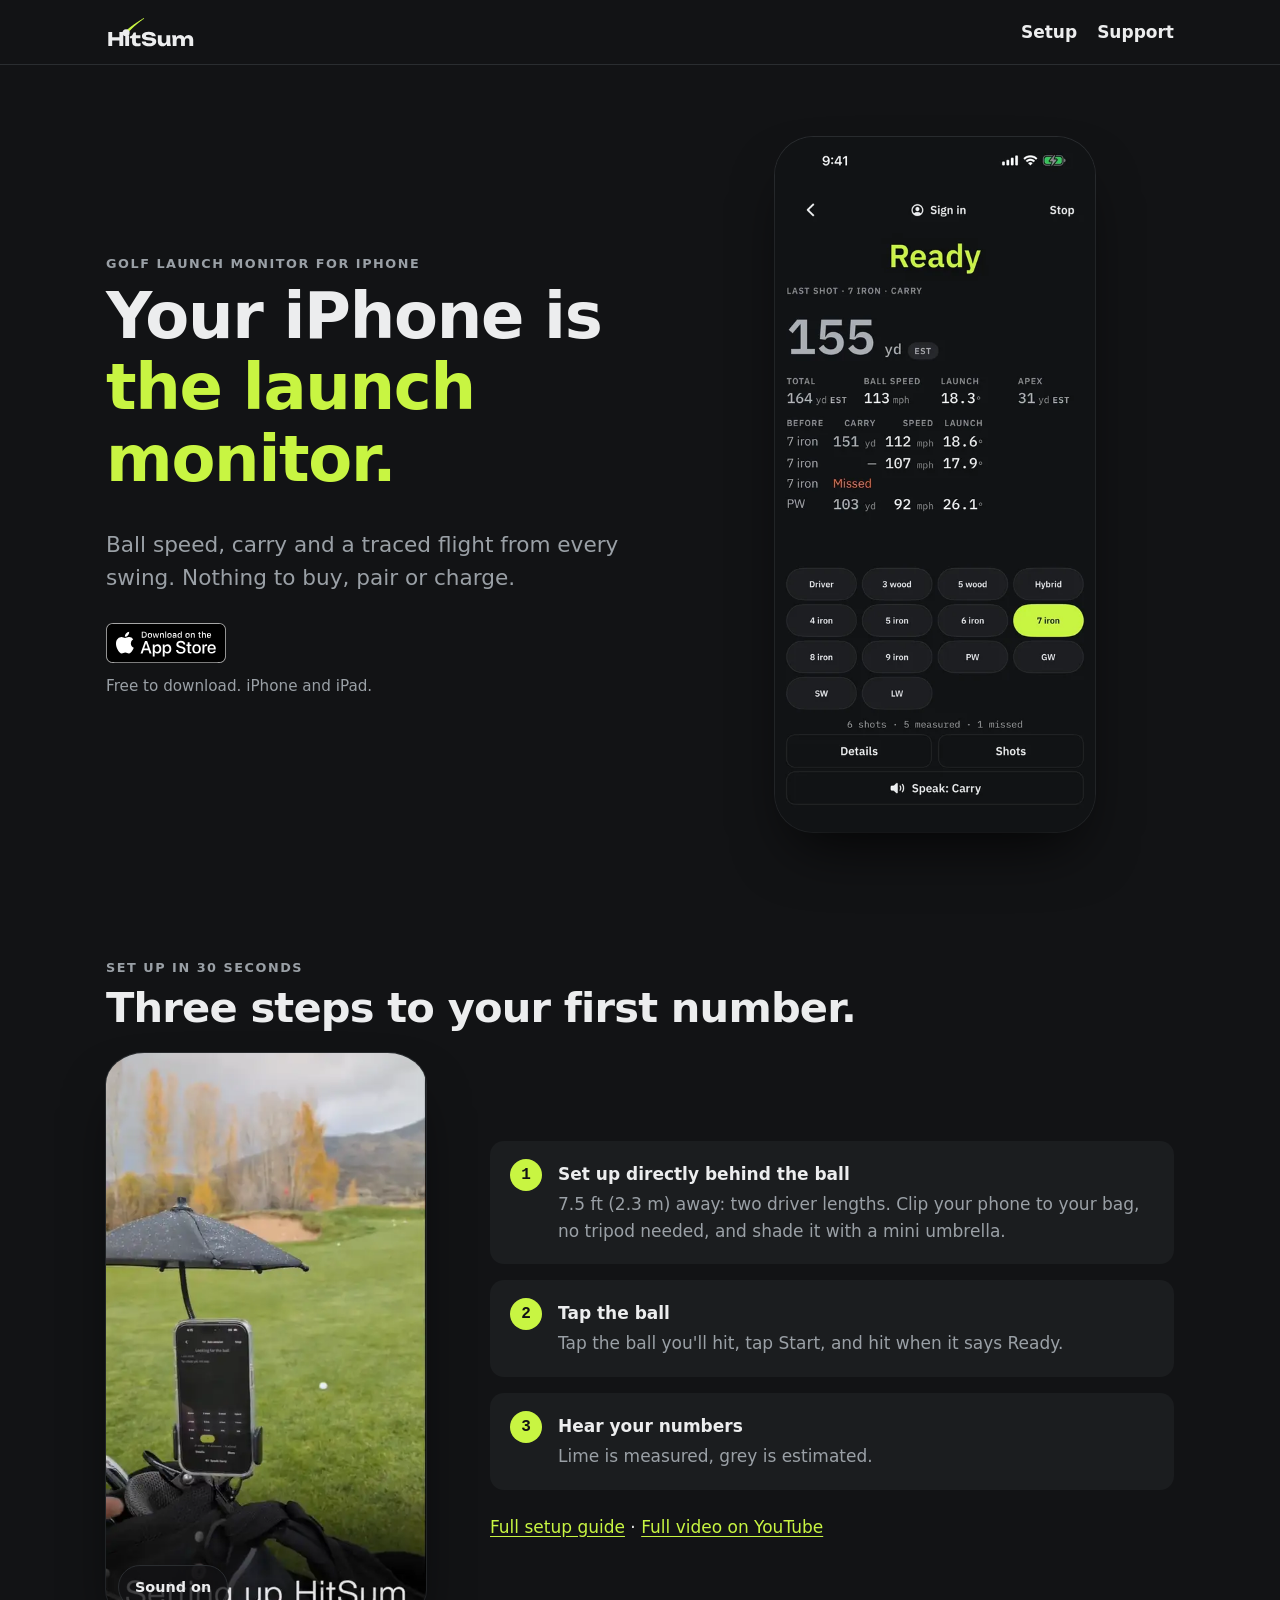
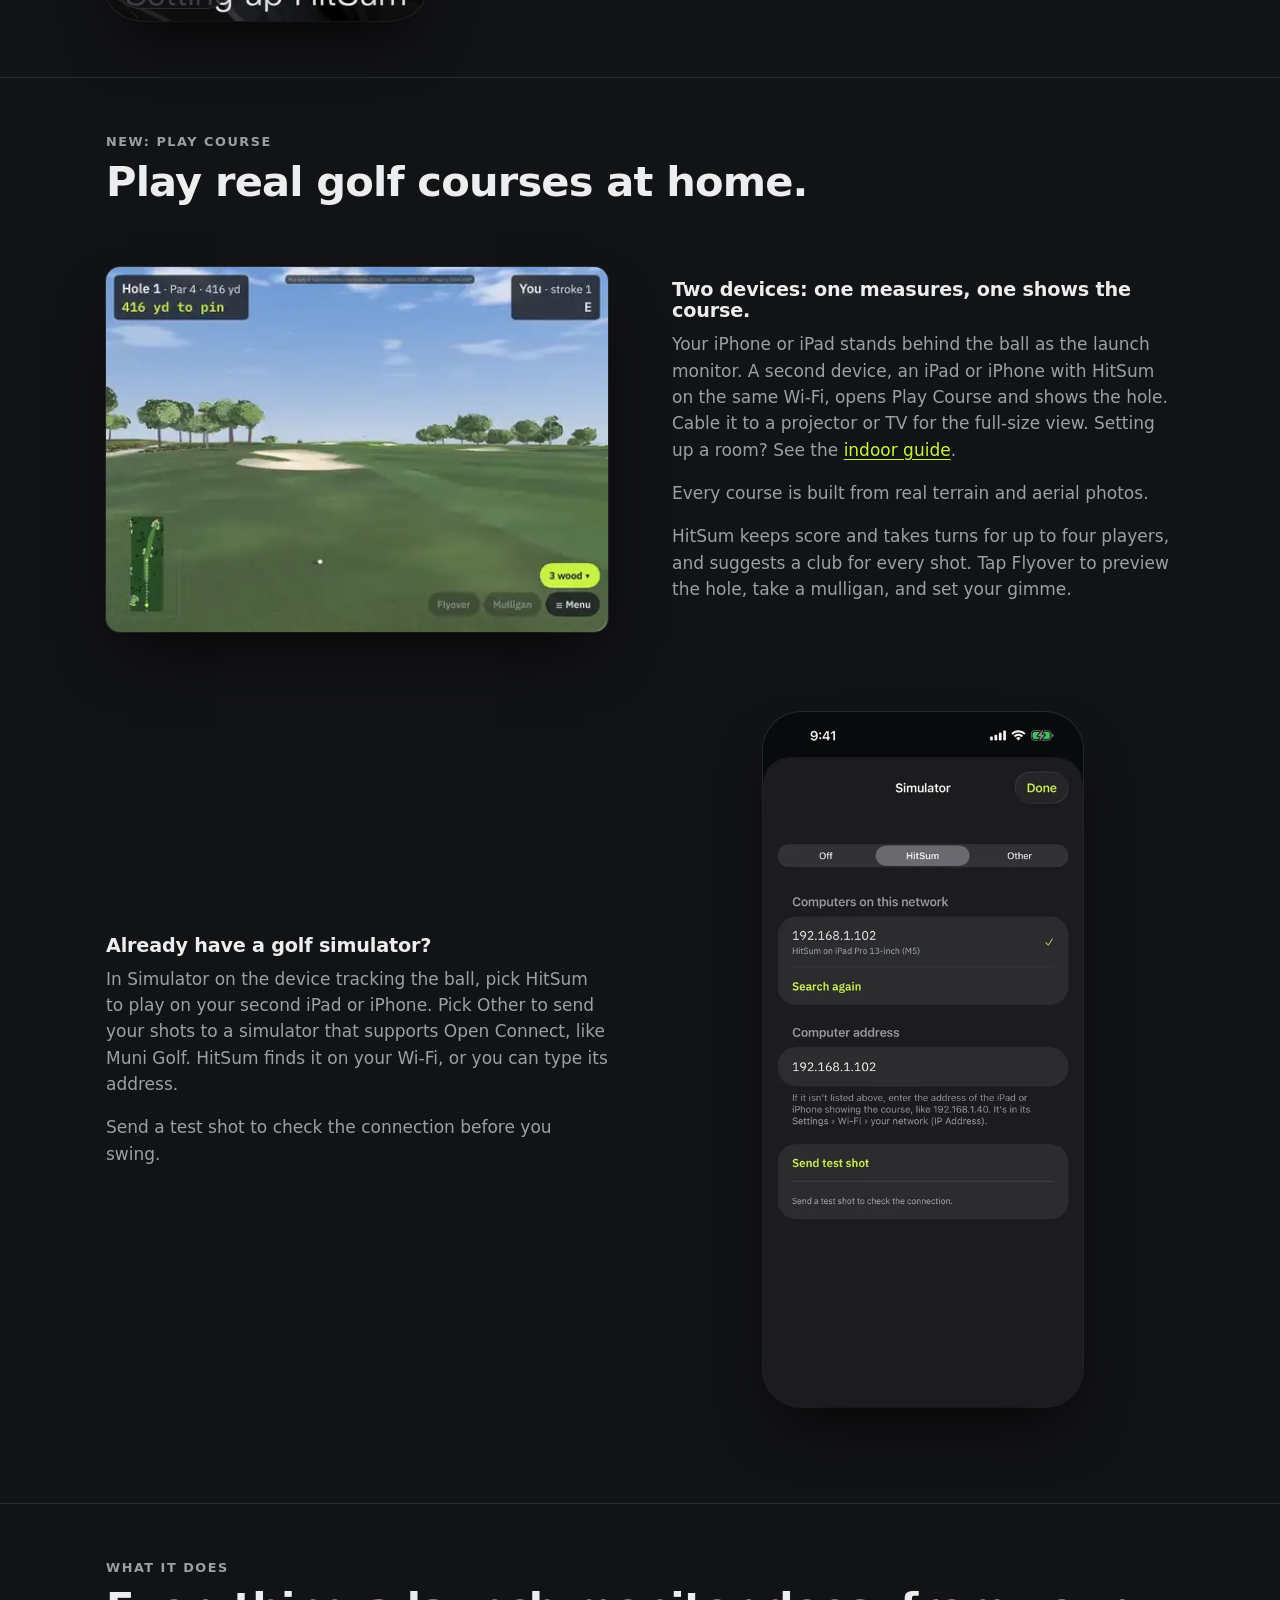
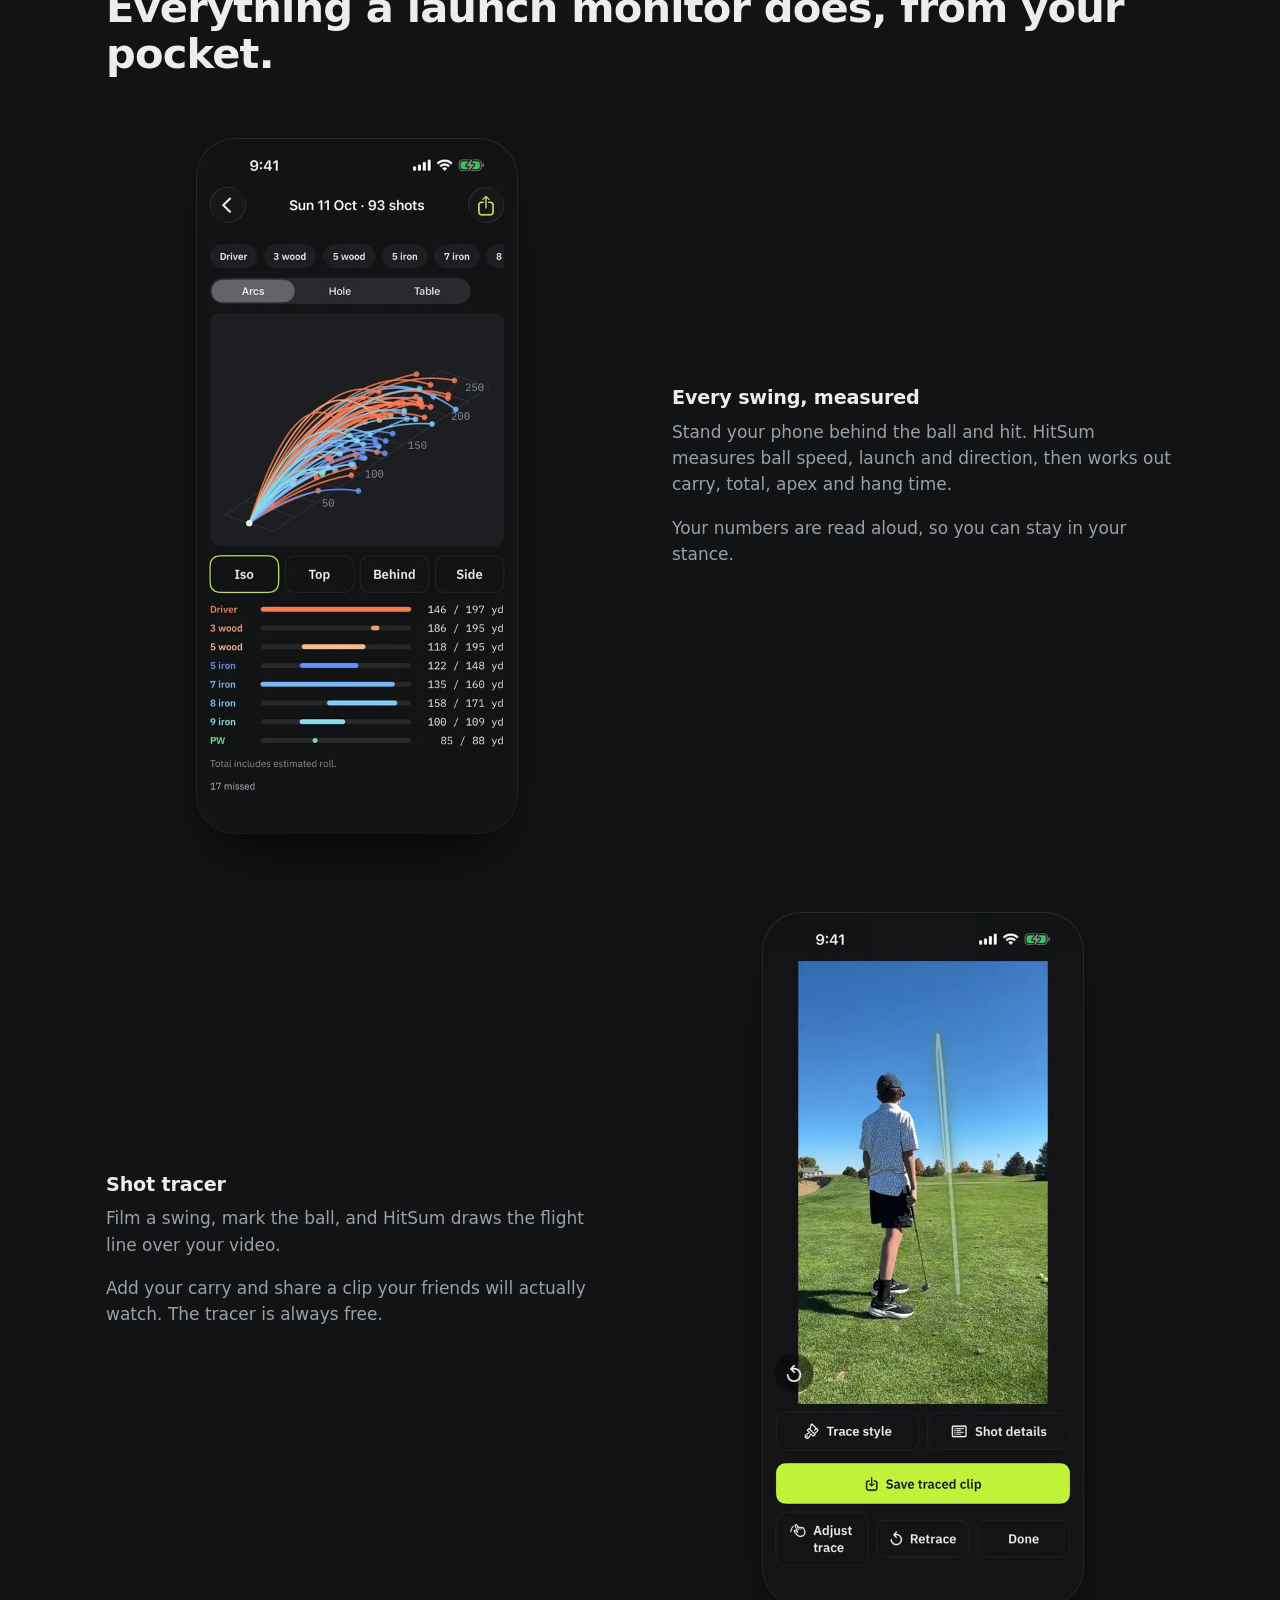
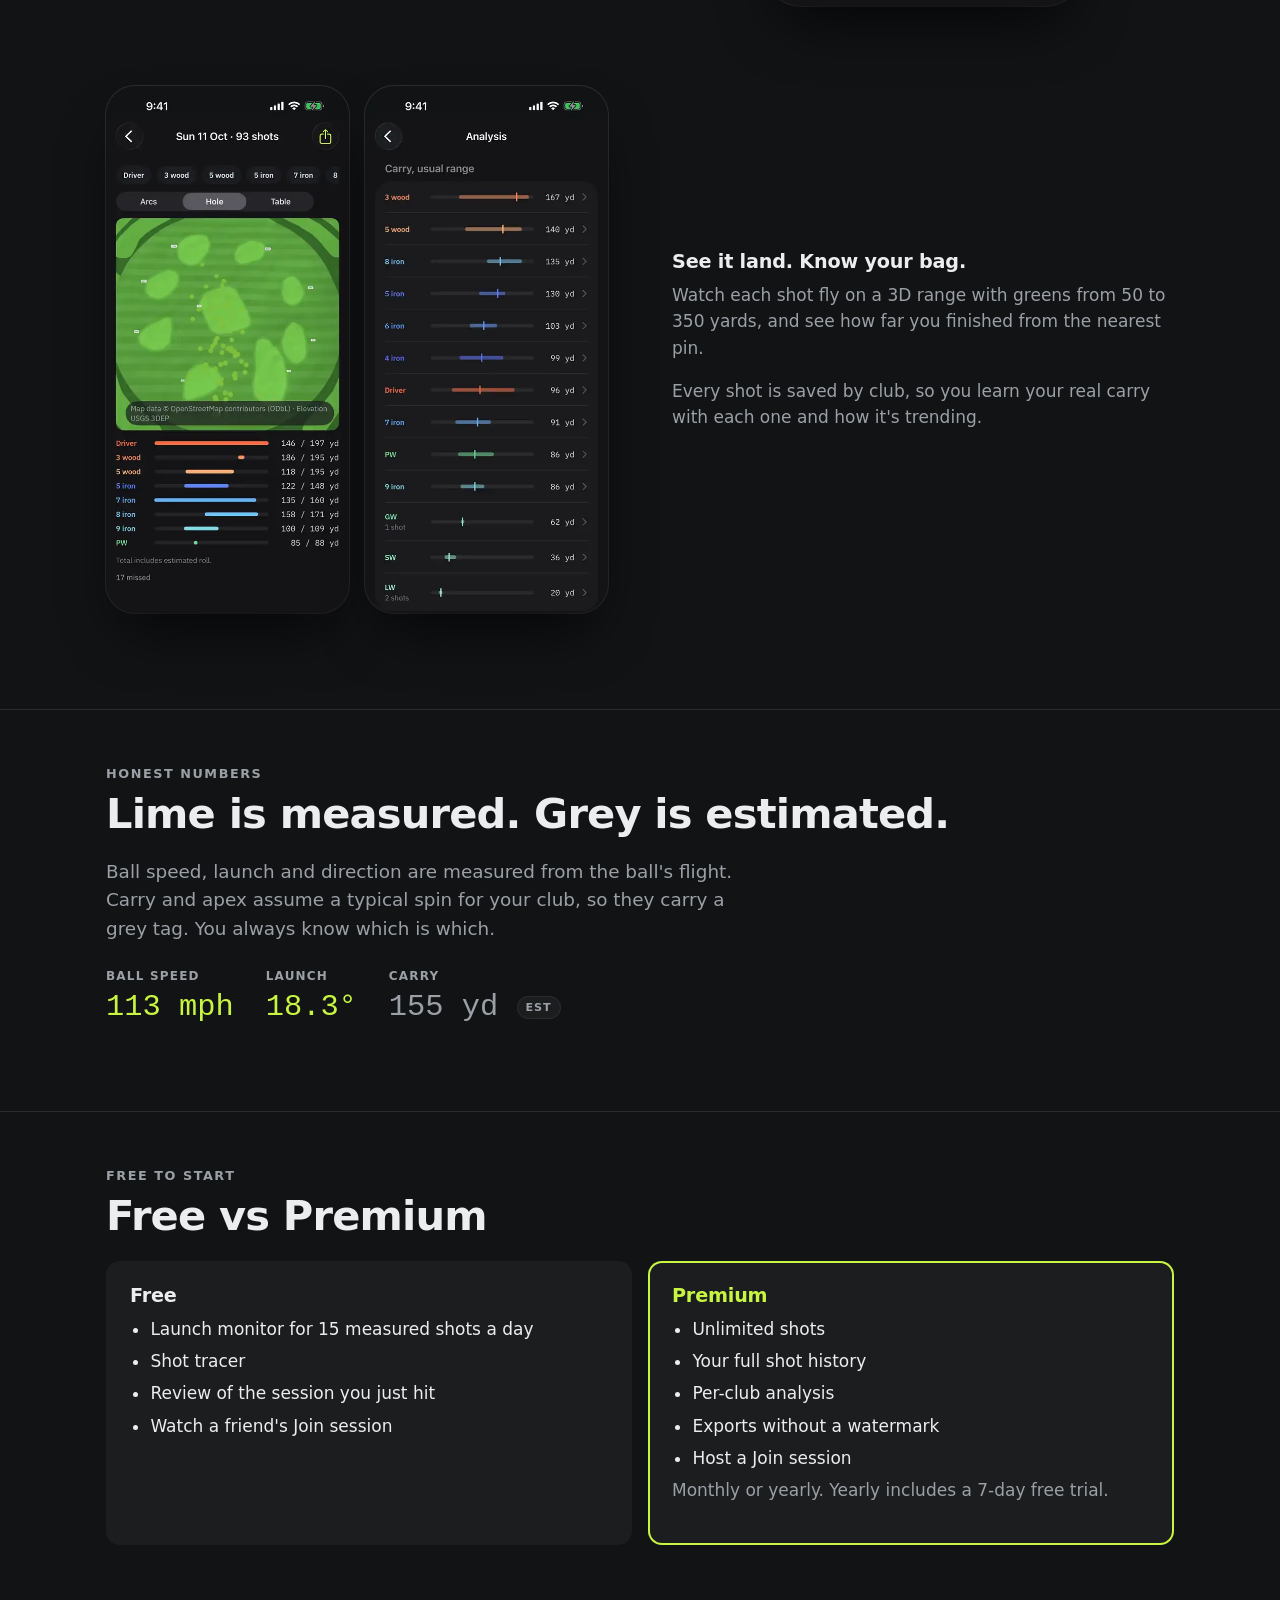
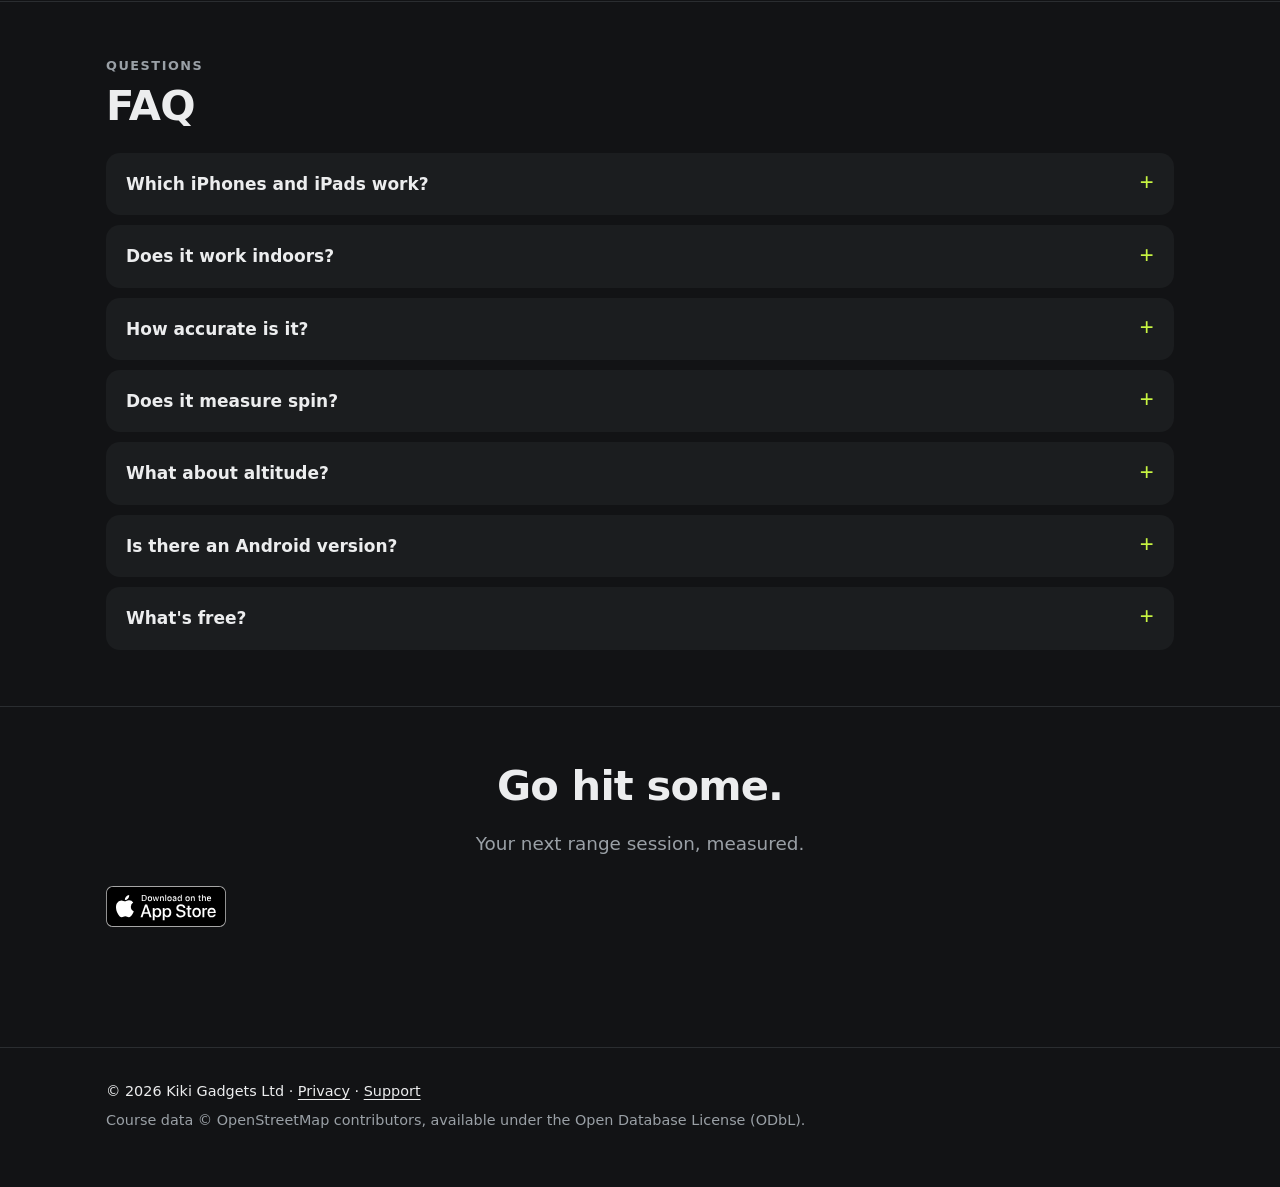
<file: index.html>
<!doctype html>
<html lang="en">
<head>
<meta charset="utf-8">
<meta name="apple-itunes-app" content="app-id=6813047446">
<meta name="viewport" content="width=device-width, initial-scale=1">
<title>HitSum: your iPhone is the golf launch monitor</title>
<meta name="description" content="Ball speed, launch and carry from every swing, measured from your iPhone's camera. Shot tracer and 3D range included. Free to start.">
<link rel="canonical" href="https://hitsum.app/">
<meta property="og:type" content="website">
<meta property="og:site_name" content="HitSum">
<meta property="og:title" content="HitSum: your iPhone is the golf launch monitor">
<meta property="og:description" content="Ball speed, launch and carry from every swing, measured from your iPhone's camera. Free to start.">
<meta property="og:image" content="https://hitsum.app/assets/img/og.png">
<meta property="og:url" content="https://hitsum.app/">
<meta name="twitter:card" content="summary_large_image">
<meta name="theme-color" content="#121315">
<link rel="icon" type="image/png" sizes="96x96" href="/assets/img/favicon-96.png">
<link rel="icon" type="image/png" sizes="32x32" href="/assets/img/favicon-32.png">
<link rel="apple-touch-icon" href="/assets/img/icon-180.png">
<link rel="stylesheet" href="/style.css">
<script src="/assets/js/motion.js" defer></script>
<script type="application/ld+json">
{"@context":"https://schema.org","@type":"SoftwareApplication","name":"HitSum","operatingSystem":"iOS","applicationCategory":"SportsApplication","downloadUrl":"https://apps.apple.com/app/id6813047446","installUrl":"https://apps.apple.com/app/id6813047446","offers":{"@type":"Offer","price":"0","priceCurrency":"USD"},"publisher":{"@type":"Organization","name":"Kiki Gadgets Ltd"}}
</script>
<!-- Cloudflare Web Analytics -->
<script type="module" src="https://static.cloudflareinsights.com/beacon.min.js" data-cf-beacon='{"token": "250723533f0d4c768547b3042f52fd99"}'></script>
</head>
<body>
<header class="site-header"><div class="wrap nav">
  <a href="/" class="brand"><img src="/assets/img/wordmark.svg" alt="HitSum" width="117" height="40"></a>
  <nav aria-label="Main"><a href="/setup/">Setup</a><a href="/support/">Support</a></nav>
</div></header>

<main>
  <section class="wrap hero">
    <div>
      <p class="eyebrow">Golf launch monitor for iPhone</p>
      <h1>Your iPhone is <span class="lime">the launch monitor.</span></h1>
      <p class="lede">Ball speed, carry and a traced flight from every swing. Nothing to buy, pair or charge.</p>
      <div class="cta">
        <!-- CTA:BEGIN -->
        <a href="https://apps.apple.com/app/id6813047446"><img src="/assets/badges/app-store-badge.svg" alt="Download on the App Store" width="120" height="40"></a>
        <!-- CTA:END -->
        <p class="cta-note">Free to download. iPhone and iPad.</p>
      </div>
    </div>
    <picture>
      <source type="image/webp" srcset="/assets/img/shot-run-480.webp 480w, /assets/img/shot-run-960.webp 960w" sizes="(min-width: 768px) 320px, 80vw">
      <img class="phone" src="/assets/img/shot-run-960.png" width="960" height="2086" fetchpriority="high"
        alt="HitSum launch monitor showing a 7 iron carry of 155 yards, ball speed 113 mph and launch 18.3 degrees">
    </picture>
  </section>

  <section id="setup-steps" class="section">
    <div class="wrap">
      <p class="eyebrow">Set up in 30 seconds</p>
      <h2>Three steps to your first number.</h2>
      <div class="setup-grid">
        <div class="video-frame">
          <div class="clip-box">
            <video class="phone clip" data-sound muted loop playsinline preload="none" width="608" height="1080"
              poster="/assets/video/setup-loop.webp"
              aria-label="Setting up HitSum: the phone goes in a shaded bag mount behind the ball, the app says Ready, then a swing and the carry appears">
              <source src="/assets/video/setup-loop.mp4" type="video/mp4">
            </video>
            <button type="button" class="sound-toggle" hidden>Sound on</button>
          </div>
        </div>
        <div>
          <ol class="steps steps--stacked">
            <li><strong>Set up directly behind the ball</strong><p>7.5 ft (2.3 m) away: two driver lengths. Clip your phone to your bag, no tripod needed, and shade it with a mini umbrella.</p></li>
            <li><strong>Tap the ball</strong><p>Tap the ball you'll hit, tap Start, and hit when it says Ready.</p></li>
            <li><strong>Hear your numbers</strong><p>Lime is measured, grey is estimated.</p></li>
          </ol>
          <p><a href="/setup/">Full setup guide</a> · <a href="https://www.youtube.com/shorts/DiPGG06o8gQ">Full video on YouTube</a></p>
        </div>
      </div>
    </div>
  </section>

  <section id="play-course" class="section">
    <div class="wrap">
      <p class="eyebrow">New: Play Course</p>
      <h2>Play real golf courses at home.</h2>

      <div class="feature">
        <video class="screen clip" muted loop playsinline preload="none" width="960" height="698"
          poster="/assets/video/course-trees.webp"
          aria-label="Play Course on an iPad: a flyover of the first hole, then a drive, an approach and a chip, each flying over a tree-lined 3D course by the sea, ending on the green with the shot's numbers along the bottom">
          <source src="/assets/video/course-trees.mp4" type="video/mp4">
        </video>
        <div>
          <h3>Two devices: one measures, one shows the course.</h3>
          <p>Your iPhone or iPad stands behind the ball as the launch monitor. A second device, an iPad or iPhone with HitSum on the same Wi-Fi, opens Play Course and shows the hole. Cable it to a projector or TV for the full-size view. Setting up a room? See the <a href="/indoor/">indoor guide</a>.</p>
          <p>Every course is built from real terrain and aerial photos.</p>
          <p>HitSum keeps score and takes turns for up to four players, and suggests a club for every shot. Tap Flyover to preview the hole, take a mulligan, and set your gimme.</p>
        </div>
      </div>

      <div class="feature feature--flip">
        <picture>
          <source type="image/webp" srcset="/assets/img/shot-simulator-480.webp 480w, /assets/img/shot-simulator-960.webp 960w" sizes="(min-width: 768px) 320px, 80vw">
          <img class="phone" src="/assets/img/shot-simulator-960.png" width="960" height="2086" loading="lazy"
            alt="HitSum's Simulator setting with Off, HitSum and Other, and an iPad running HitSum found on the network">
        </picture>
        <div>
          <h3>Already have a golf simulator?</h3>
          <p>In Simulator on the device tracking the ball, pick HitSum to play on your second iPad or iPhone. Pick Other to send your shots to a simulator that supports Open Connect, like Muni Golf. HitSum finds it on your Wi-Fi, or you can type its address.</p>
          <p>Send a test shot to check the connection before you swing.</p>
        </div>
      </div>
    </div>
  </section>

  <section id="features" class="section">
    <div class="wrap">
      <p class="eyebrow">What it does</p>
      <h2>Everything a launch monitor does, from your pocket.</h2>

      <div class="feature">
        <picture>
          <source type="image/webp" srcset="/assets/img/shot-arcs-480.webp 480w, /assets/img/shot-arcs-960.webp 960w" sizes="(min-width: 768px) 320px, 80vw">
          <img class="phone" src="/assets/img/shot-arcs-960.png" width="960" height="2081" loading="lazy"
            alt="A session of 93 shots drawn as colored flight arcs, one color per club, with carry ranges listed below">
        </picture>
        <div>
          <h3>Every swing, measured</h3>
          <p>Stand your phone behind the ball and hit. HitSum measures ball speed, launch and direction, then works out carry, total, apex and hang time.</p>
          <p>Your numbers are read aloud, so you can stay in your stance.</p>
        </div>
      </div>

      <div class="feature feature--flip">
        <video class="phone clip" muted loop playsinline preload="none" width="640" height="1386"
          poster="/assets/video/trace-steps.webp"
          aria-label="Tracing a shot in HitSum: confirm the moment of impact, drag the magnifier onto the ball, drag the path's end to where it landed, then the traced swing plays">
          <source src="/assets/video/trace-steps.mp4" type="video/mp4">
        </video>
        <div>
          <h3>Shot tracer</h3>
          <p>Film a swing, mark the ball, and HitSum draws the flight line over your video.</p>
          <p>Add your carry and share a clip your friends will actually watch. The tracer is always free.</p>
        </div>
      </div>

      <div class="feature">
        <div class="phones">
          <video class="phone clip" muted loop playsinline preload="none" width="640" height="1386"
            poster="/assets/video/preview-hole.webp"
            aria-label="Shots replayed on a 3D fairway, club by club, with carry, total and distance to the pin">
            <source src="/assets/video/preview-hole.mp4" type="video/mp4">
          </video>
          <video class="phone clip" muted loop playsinline preload="none" width="640" height="1386"
            poster="/assets/video/preview-analysis.webp"
            aria-label="Club analysis, a 9 iron's carry over time and where its shots landed, then saved sessions">
            <source src="/assets/video/preview-analysis.mp4" type="video/mp4">
          </video>
        </div>
        <div>
          <h3>See it land. Know your bag.</h3>
          <p>Watch each shot fly on a 3D range with greens from 50 to 350 yards, and see how far you finished from the nearest pin.</p>
          <p>Every shot is saved by club, so you learn your real carry with each one and how it's trending.</p>
        </div>
      </div>
    </div>
  </section>

  <section id="honest" class="section">
    <div class="wrap">
      <p class="eyebrow">Honest numbers</p>
      <h2>Lime is measured. Grey is estimated.</h2>
      <p class="lede">Ball speed, launch and direction are measured from the ball's flight. Carry and apex assume a typical spin for your club, so they carry a grey tag. You always know which is which.</p>
      <div class="stat-row" aria-label="Example shot">
        <div><span class="label">Ball speed</span><span class="value stat measured">113 mph</span></div>
        <div><span class="label">Launch</span><span class="value stat measured">18.3°</span></div>
        <div><span class="label">Carry</span><span class="value stat estimated">155 yd <span class="est">EST</span></span></div>
      </div>
    </div>
  </section>

  <section id="free-premium" class="section">
    <div class="wrap">
      <p class="eyebrow">Free to start</p>
      <h2>Free vs Premium</h2>
      <div class="split">
        <div class="card">
          <h3>Free</h3>
          <ul>
            <li>Launch monitor for 15 measured shots a day</li>
            <li>Shot tracer</li>
            <li>Review of the session you just hit</li>
            <li>Watch a friend's Join session</li>
          </ul>
        </div>
        <div class="card card--lime">
          <h3><span class="lime">Premium</span></h3>
          <ul>
            <li>Unlimited shots</li>
            <li>Your full shot history</li>
            <li>Per-club analysis</li>
            <li>Exports without a watermark</li>
            <li>Host a Join session</li>
          </ul>
          <p class="muted">Monthly or yearly. Yearly includes a <span class="nowrap">7-day</span> free trial.</p>
        </div>
      </div>
    </div>
  </section>

  <section id="faq" class="section">
    <div class="wrap">
      <p class="eyebrow">Questions</p>
      <h2>FAQ</h2>
      <div class="faq">
        <details id="faq-iphones"><summary>Which iPhones and iPads work?</summary>
          <p>The launch monitor works best on iPhone 12 or later, and it runs on iPad too. Older iPhones and iPads running iOS 17.2 or later can watch a friend's Join session.</p></details>
        <details id="faq-indoors"><summary>Does it work indoors?</summary>
          <p>Yes. Set up 8 to 10 ft from your net or screen, with a light aimed straight down at the ball. See the <a href="/indoor/">indoor guide</a>.</p></details>
        <details id="faq-accuracy"><summary>How accurate is it?</summary>
          <p>Ball speed, launch and direction are measured from the ball's flight. Carry and apex assume a typical spin for your club, so they're marked as estimates. Measure your distance to the ball: it scales every number.</p></details>
        <details id="faq-spin"><summary>Does it measure spin?</summary>
          <p>No. Spin is estimated from your club, which is why carry and apex show a grey tag.</p></details>
        <details id="faq-altitude"><summary>What about altitude?</summary>
          <p>HitSum uses your phone's barometer to adjust for thin air.</p></details>
        <details id="faq-android"><summary>Is there an Android version?</summary>
          <p>Not yet. HitSum is for iPhone and iPad.</p></details>
        <details id="faq-free"><summary>What's free?</summary>
          <p>The launch monitor for 15 measured shots a day, the shot tracer, and today's session review. <a href="#free-premium">See Free vs Premium</a>.</p></details>
      </div>
    </div>
  </section>

  <section class="section">
    <div class="wrap" style="text-align:center">
      <h2>Go hit some.</h2>
      <p class="lede" style="margin-inline:auto">Your next range session, measured.</p>
      <div class="cta">
        <!-- CTA:BEGIN -->
        <a href="https://apps.apple.com/app/id6813047446"><img src="/assets/badges/app-store-badge.svg" alt="Download on the App Store" width="120" height="40"></a>
        <!-- CTA:END -->
      </div>
    </div>
  </section>
</main>

<footer class="site-footer"><div class="wrap">
  <p>© 2026 Kiki Gadgets Ltd · <a href="/privacy/">Privacy</a> · <a href="/support/">Support</a></p>
  <p class="muted">Course data © OpenStreetMap contributors, available under the Open Database License (ODbL).</p>
</div></footer>
</body>
</html>
</file>
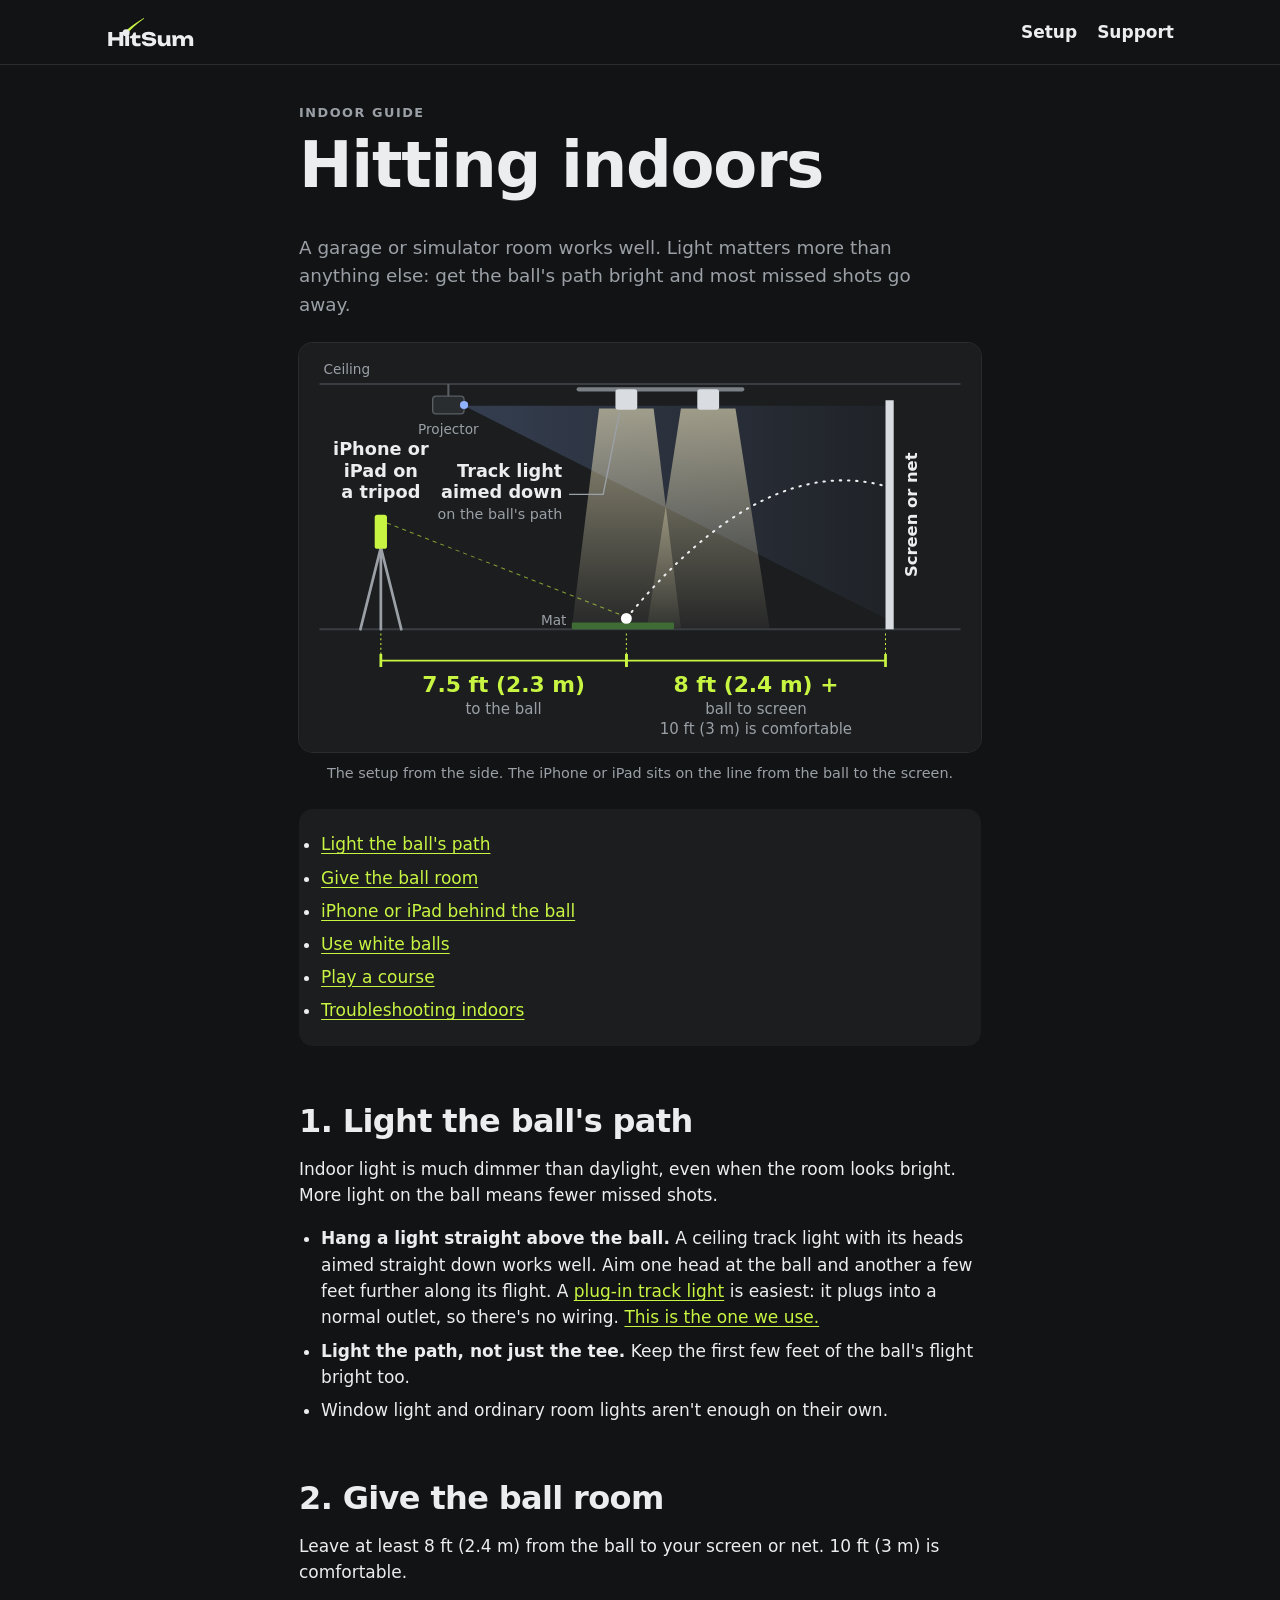
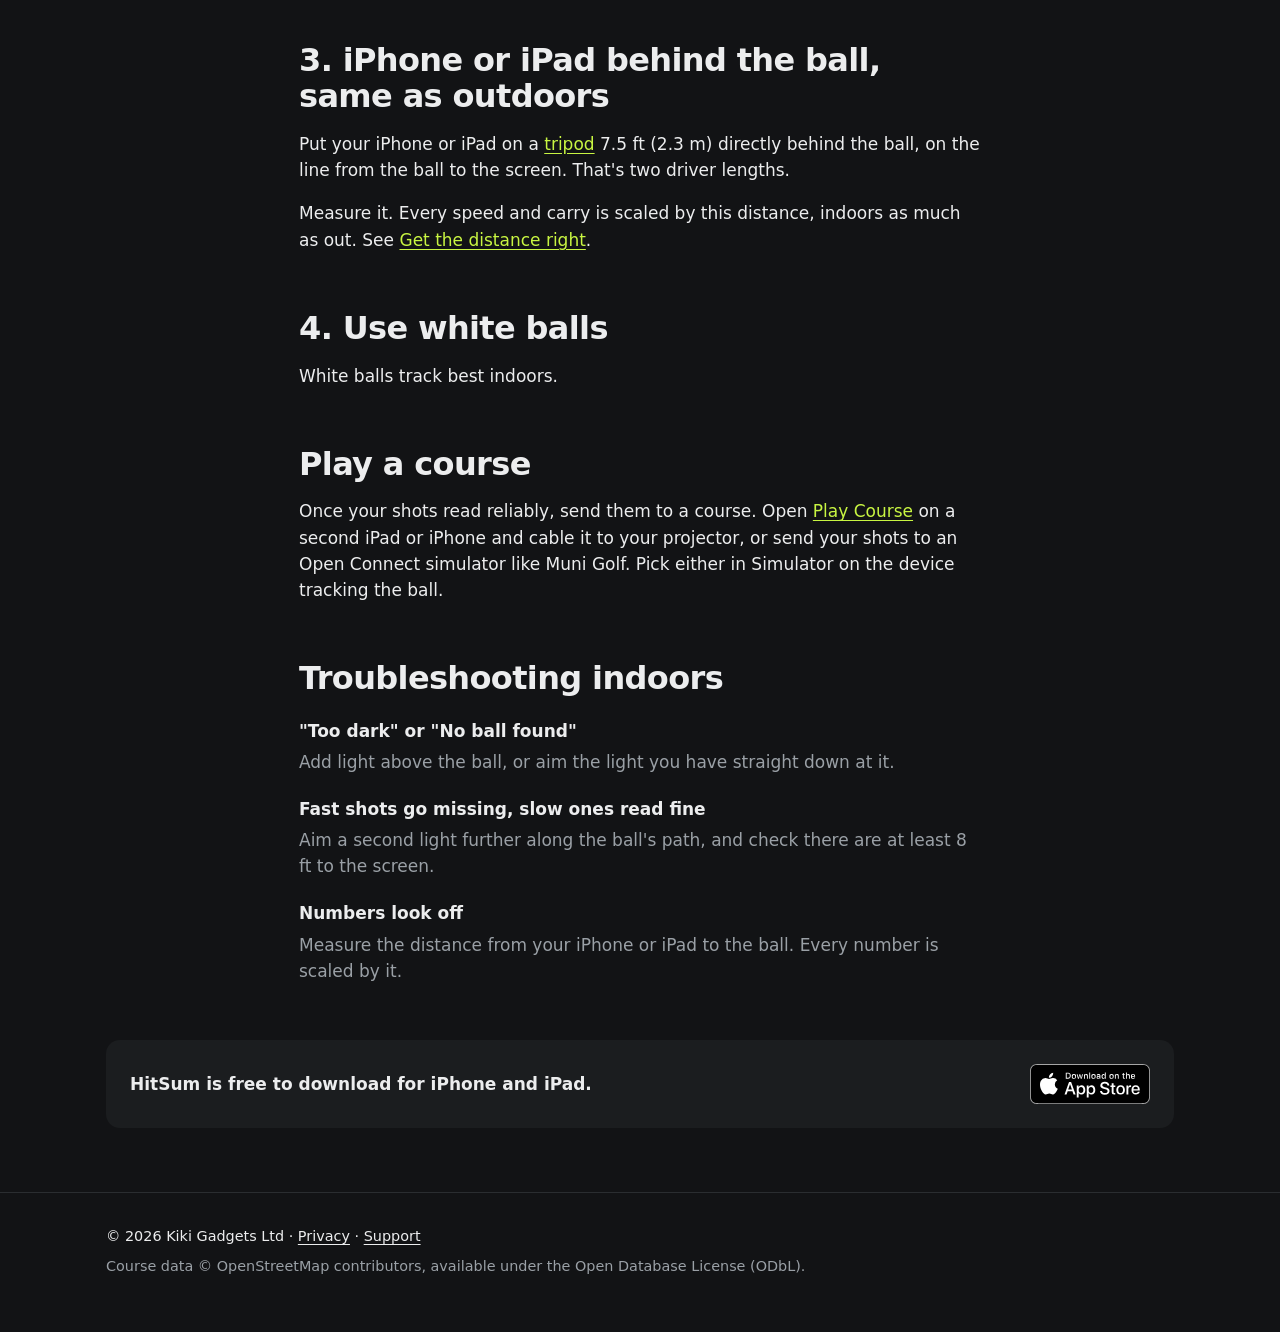
<file: indoor/index.html>
<!doctype html>
<html lang="en">
<head>
<meta charset="utf-8">
<meta name="apple-itunes-app" content="app-id=6813047446">
<meta name="viewport" content="width=device-width, initial-scale=1">
<title>Hitting indoors | HitSum</title>
<meta name="description" content="Set up HitSum in a garage or simulator room: light the ball's path from above, leave 8 ft to the screen, and put your iPhone or iPad 7.5 ft behind the ball.">
<link rel="canonical" href="https://hitsum.app/indoor/">
<meta property="og:type" content="article">
<meta property="og:site_name" content="HitSum">
<meta property="og:title" content="Hitting indoors with HitSum">
<meta property="og:description" content="Light the ball's path from above, give it 8 ft before the screen, and put your iPhone or iPad 7.5 ft behind the ball.">
<meta property="og:image" content="https://hitsum.app/assets/img/og.png">
<meta property="og:url" content="https://hitsum.app/indoor/">
<meta name="twitter:card" content="summary_large_image">
<meta name="theme-color" content="#121315">
<link rel="icon" type="image/png" sizes="96x96" href="/assets/img/favicon-96.png">
<link rel="icon" type="image/png" sizes="32x32" href="/assets/img/favicon-32.png">
<link rel="apple-touch-icon" href="/assets/img/icon-180.png">
<link rel="stylesheet" href="/style.css">
<script src="/assets/js/motion.js" defer></script>
<!-- Cloudflare Web Analytics -->
<script type="module" src="https://static.cloudflareinsights.com/beacon.min.js" data-cf-beacon='{"token": "250723533f0d4c768547b3042f52fd99"}'></script>
</head>
<body>
<header class="site-header"><div class="wrap nav">
  <a href="/" class="brand"><img src="/assets/img/wordmark.svg" alt="HitSum" width="117" height="40"></a>
  <nav aria-label="Main"><a href="/setup/">Setup</a><a href="/support/">Support</a></nav>
</div></header>

<main class="wrap prose">
  <p class="eyebrow">Indoor guide</p>
  <h1>Hitting indoors</h1>
  <p class="lede">A garage or simulator room works well. Light matters more than anything else: get the ball's path bright and most missed shots go away.</p>

  <figure id="room-sketch">
    <img class="room-sketch" src="/assets/img/indoor-room.svg" width="1000" height="600"
      alt="Side view of an indoor setup. A track light on the ceiling has its heads aimed straight down over the ball and the first few feet of its flight. An iPhone or iPad stands on a tripod 7.5 ft (2.3 m) directly behind the ball on the mat. The ball flies toward a screen or net 8 ft (2.4 m) or more away; 10 ft (3 m) is comfortable. A projector on the ceiling lights the screen.">
    <figcaption>The setup from the side. The iPhone or iPad sits on the line from the ball to the screen.</figcaption>
  </figure>

  <ul class="toc">
    <li><a href="#light">Light the ball's path</a></li>
    <li><a href="#room">Give the ball room</a></li>
    <li><a href="#phone">iPhone or iPad behind the ball</a></li>
    <li><a href="#balls">Use white balls</a></li>
    <li><a href="#play">Play a course</a></li>
    <li><a href="#troubleshooting">Troubleshooting indoors</a></li>
  </ul>

  <section id="light">
    <h2>1. Light the ball's path</h2>
    <p>Indoor light is much dimmer than daylight, even when the room looks bright. More light on the ball means fewer missed shots.</p>
    <ul>
      <li><strong>Hang a light straight above the ball.</strong> A ceiling track light with its heads aimed straight down works well. Aim one head at the ball and another a few feet further along its flight. A <a href="https://www.amazon.com/s?k=plug+in+track+light" target="_blank" rel="noopener">plug-in track light</a> is easiest: it plugs into a normal outlet, so there's no wiring. <a href="https://www.amazon.com/dp/B0HDQ943Z8" target="_blank" rel="noopener">This is the one we use.</a></li>
      <li><strong>Light the path, not just the tee.</strong> Keep the first few feet of the ball's flight bright too.</li>
      <li>Window light and ordinary room lights aren't enough on their own.</li>
    </ul>
  </section>

  <section id="room">
    <h2>2. Give the ball room</h2>
    <p>Leave at least 8 ft (2.4 m) from the ball to your screen or net. 10 ft (3 m) is comfortable.</p>
  </section>

  <section id="phone">
    <h2>3. iPhone or iPad behind the ball, same as outdoors</h2>
    <p>Put your iPhone or iPad on a <a href="https://www.amazon.com/s?k=phone+tablet+tripod" target="_blank" rel="noopener">tripod</a> 7.5 ft (2.3 m) directly behind the ball, on the line from the ball to the screen. That's two driver lengths.</p>
    <p>Measure it. Every speed and carry is scaled by this distance, indoors as much as out. See <a href="/setup/#distance">Get the distance right</a>.</p>
  </section>

  <section id="balls">
    <h2>4. Use white balls</h2>
    <p>White balls track best indoors.</p>
  </section>

  <section id="play">
    <h2>Play a course</h2>
    <p>Once your shots read reliably, send them to a course. Open <a href="/#play-course">Play Course</a> on a second iPad or iPhone and cable it to your projector, or send your shots to an Open Connect simulator like Muni Golf. Pick either in Simulator on the device tracking the ball.</p>
  </section>

  <section id="troubleshooting">
    <h2>Troubleshooting indoors</h2>
    <dl>
      <dt>"Too dark" or "No ball found"</dt>
      <dd>Add light above the ball, or aim the light you have straight down at it.</dd>
      <dt>Fast shots go missing, slow ones read fine</dt>
      <dd>Aim a second light further along the ball's path, and check there are at least 8 ft to the screen.</dd>
      <dt>Numbers look off</dt>
      <dd>Measure the distance from your iPhone or iPad to the ball. Every number is scaled by it.</dd>
    </dl>
  </section>
</main>

<aside class="cta-band" aria-label="Get HitSum"><div class="wrap"><div class="card">
  <p>HitSum is free to download for iPhone and iPad.</p>
  <!-- CTA:BEGIN -->
  <a href="https://apps.apple.com/app/id6813047446"><img src="/assets/badges/app-store-badge.svg" alt="Download on the App Store" width="120" height="40"></a>
  <!-- CTA:END -->
</div></div></aside>

<footer class="site-footer"><div class="wrap">
  <p>© 2026 Kiki Gadgets Ltd · <a href="/privacy/">Privacy</a> · <a href="/support/">Support</a></p>
  <p class="muted">Course data © OpenStreetMap contributors, available under the Open Database License (ODbL).</p>
</div></footer>
</body>
</html>
</file>
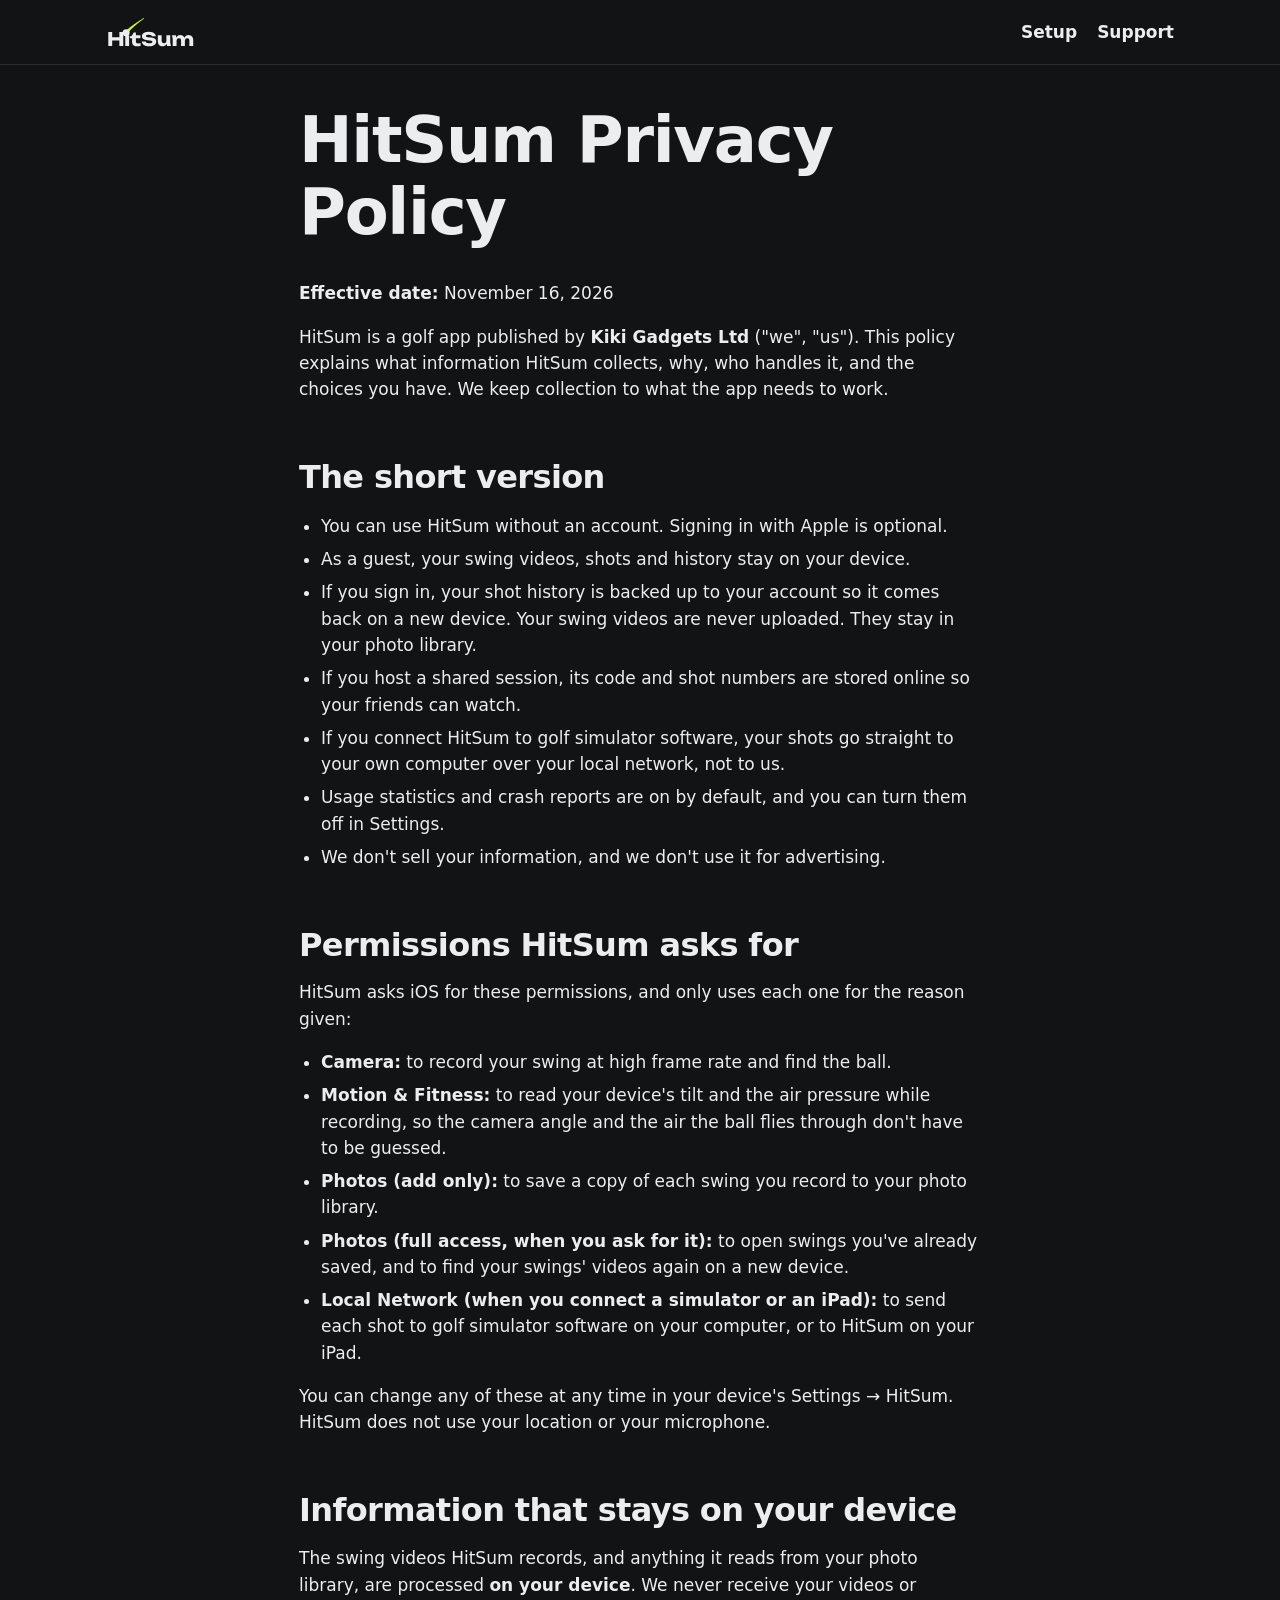
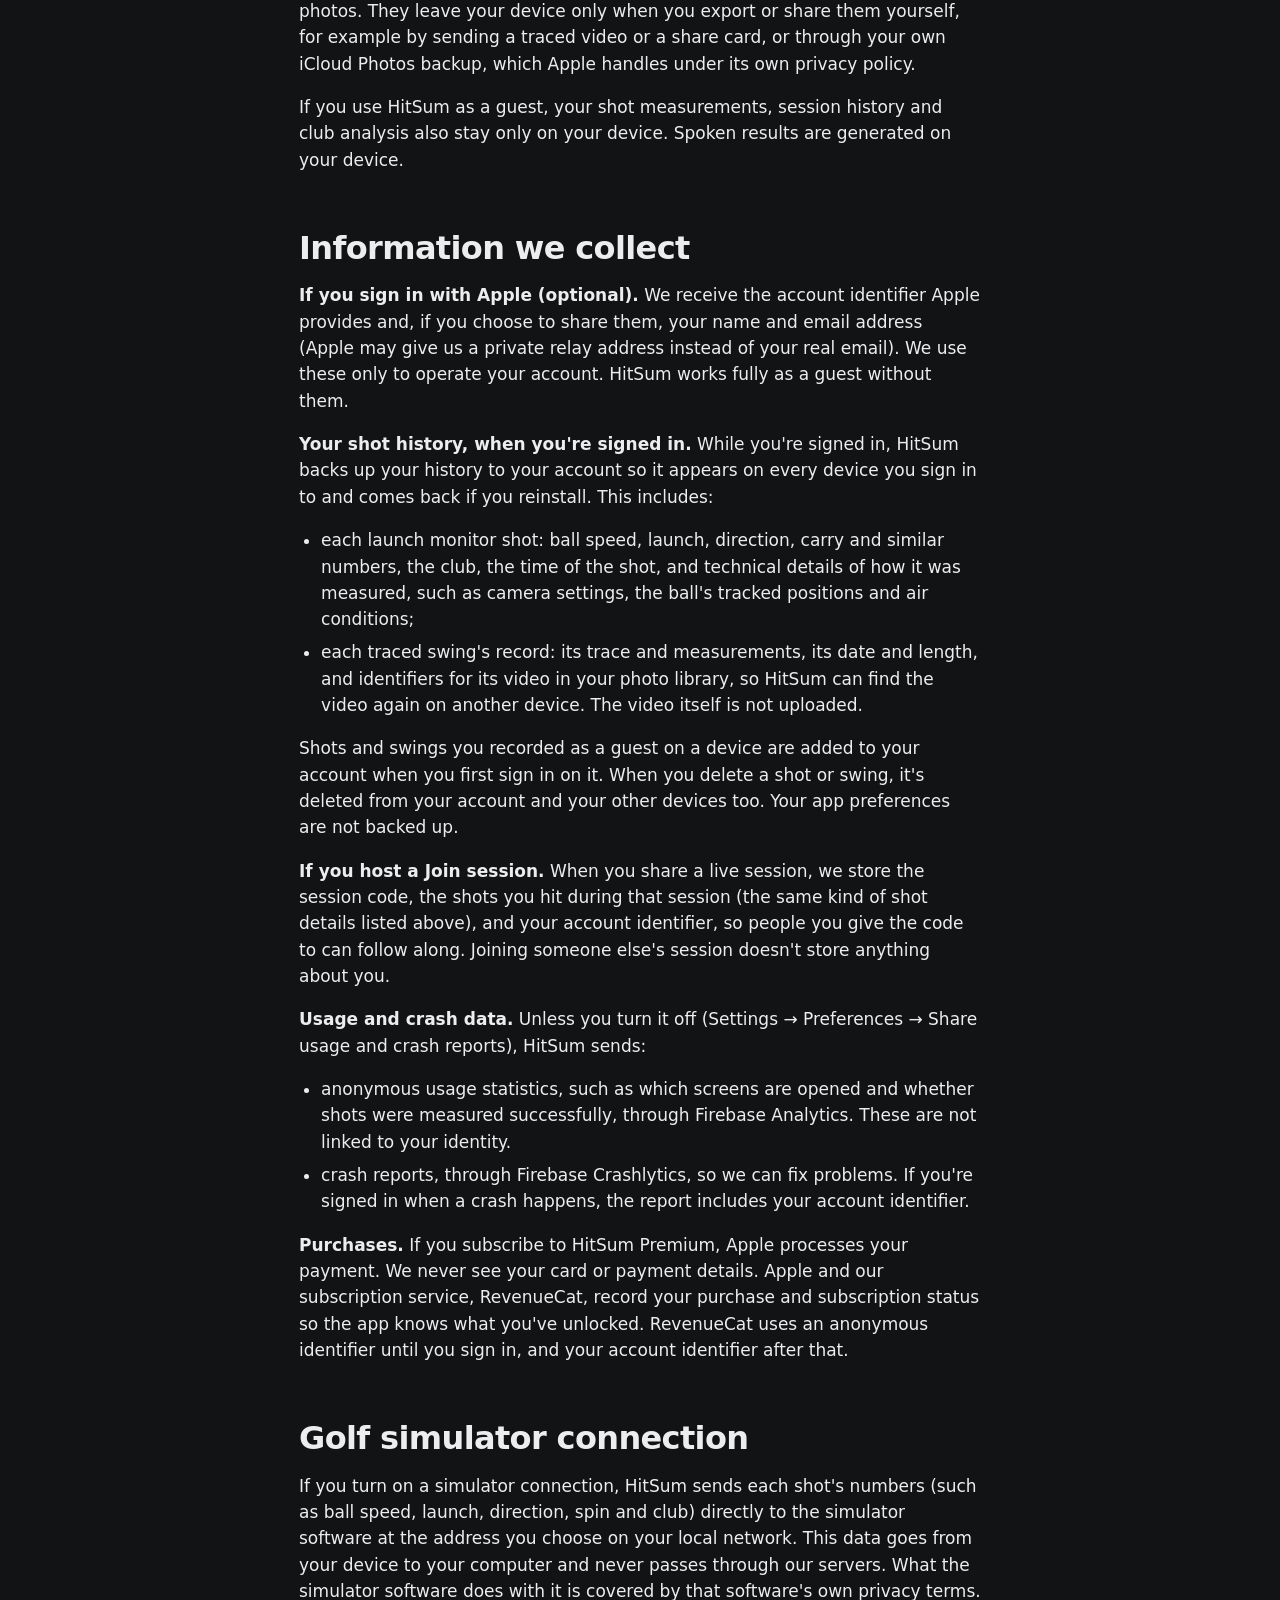
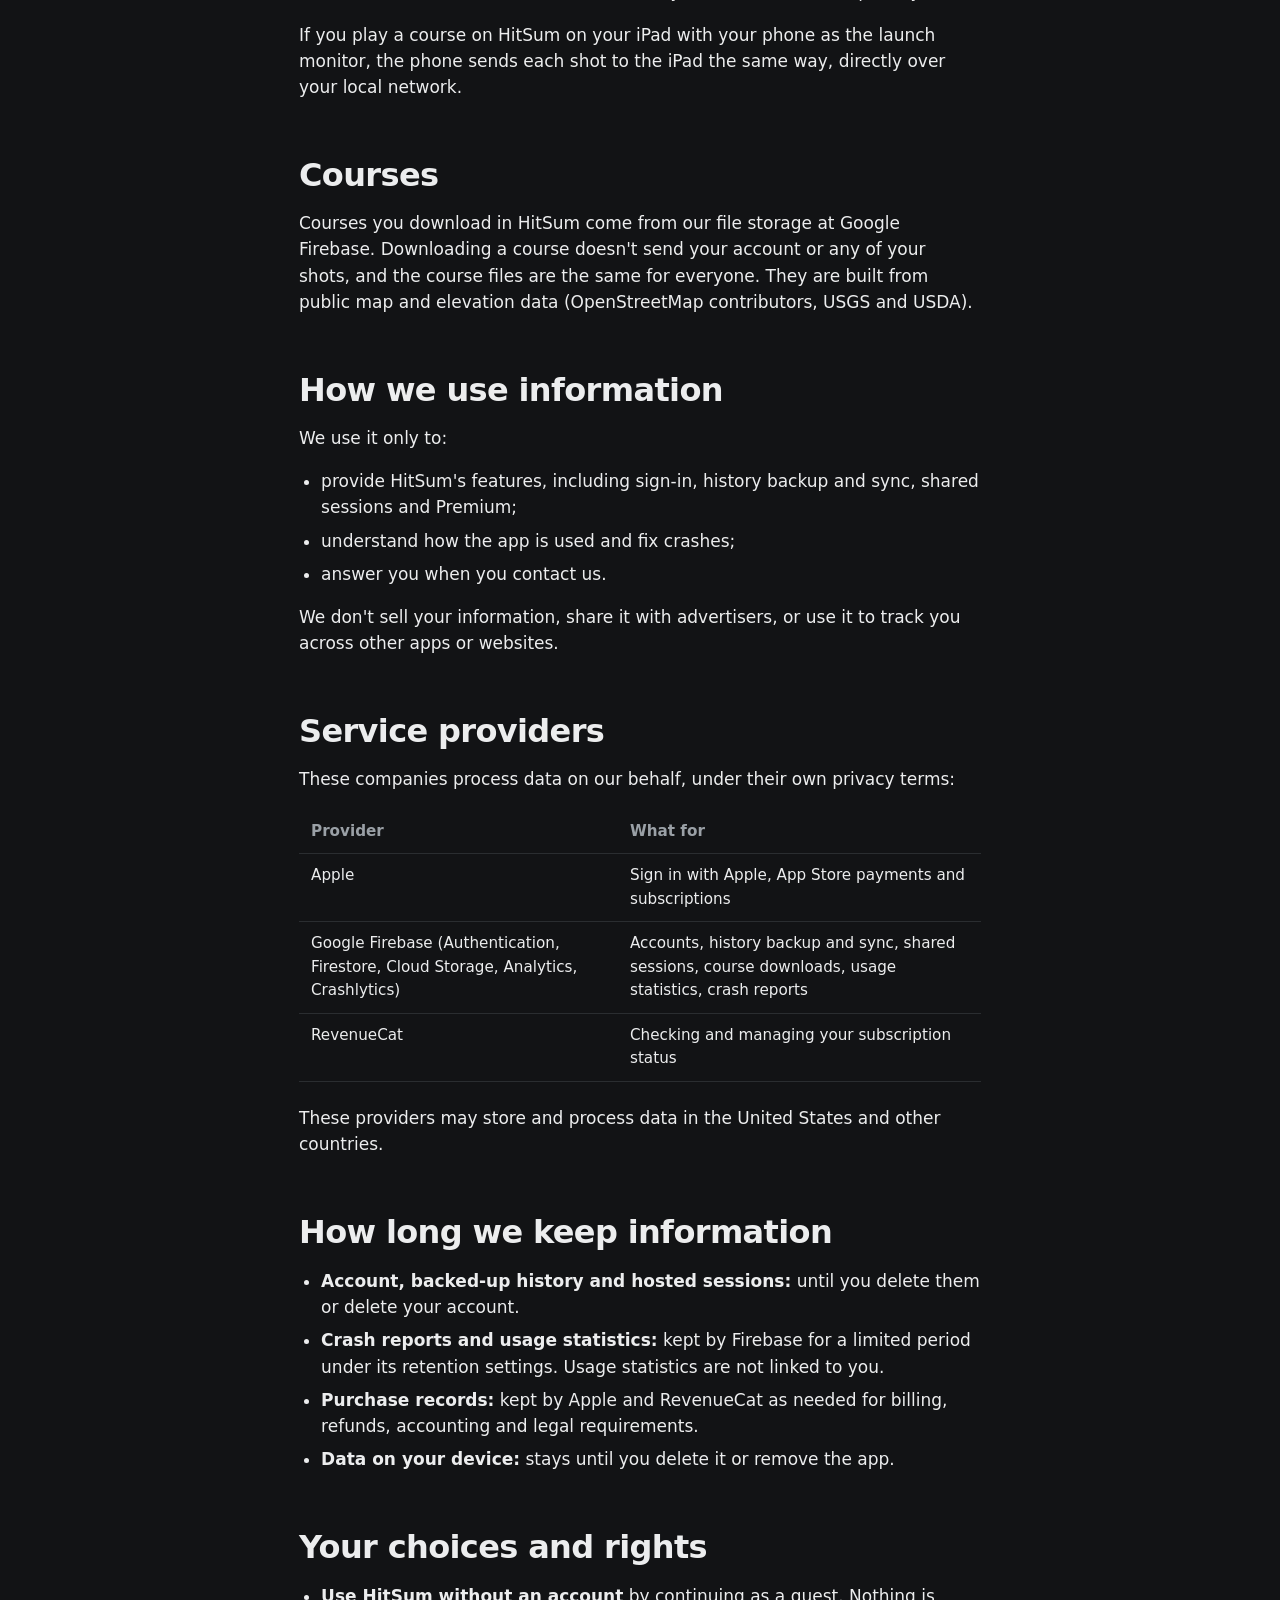
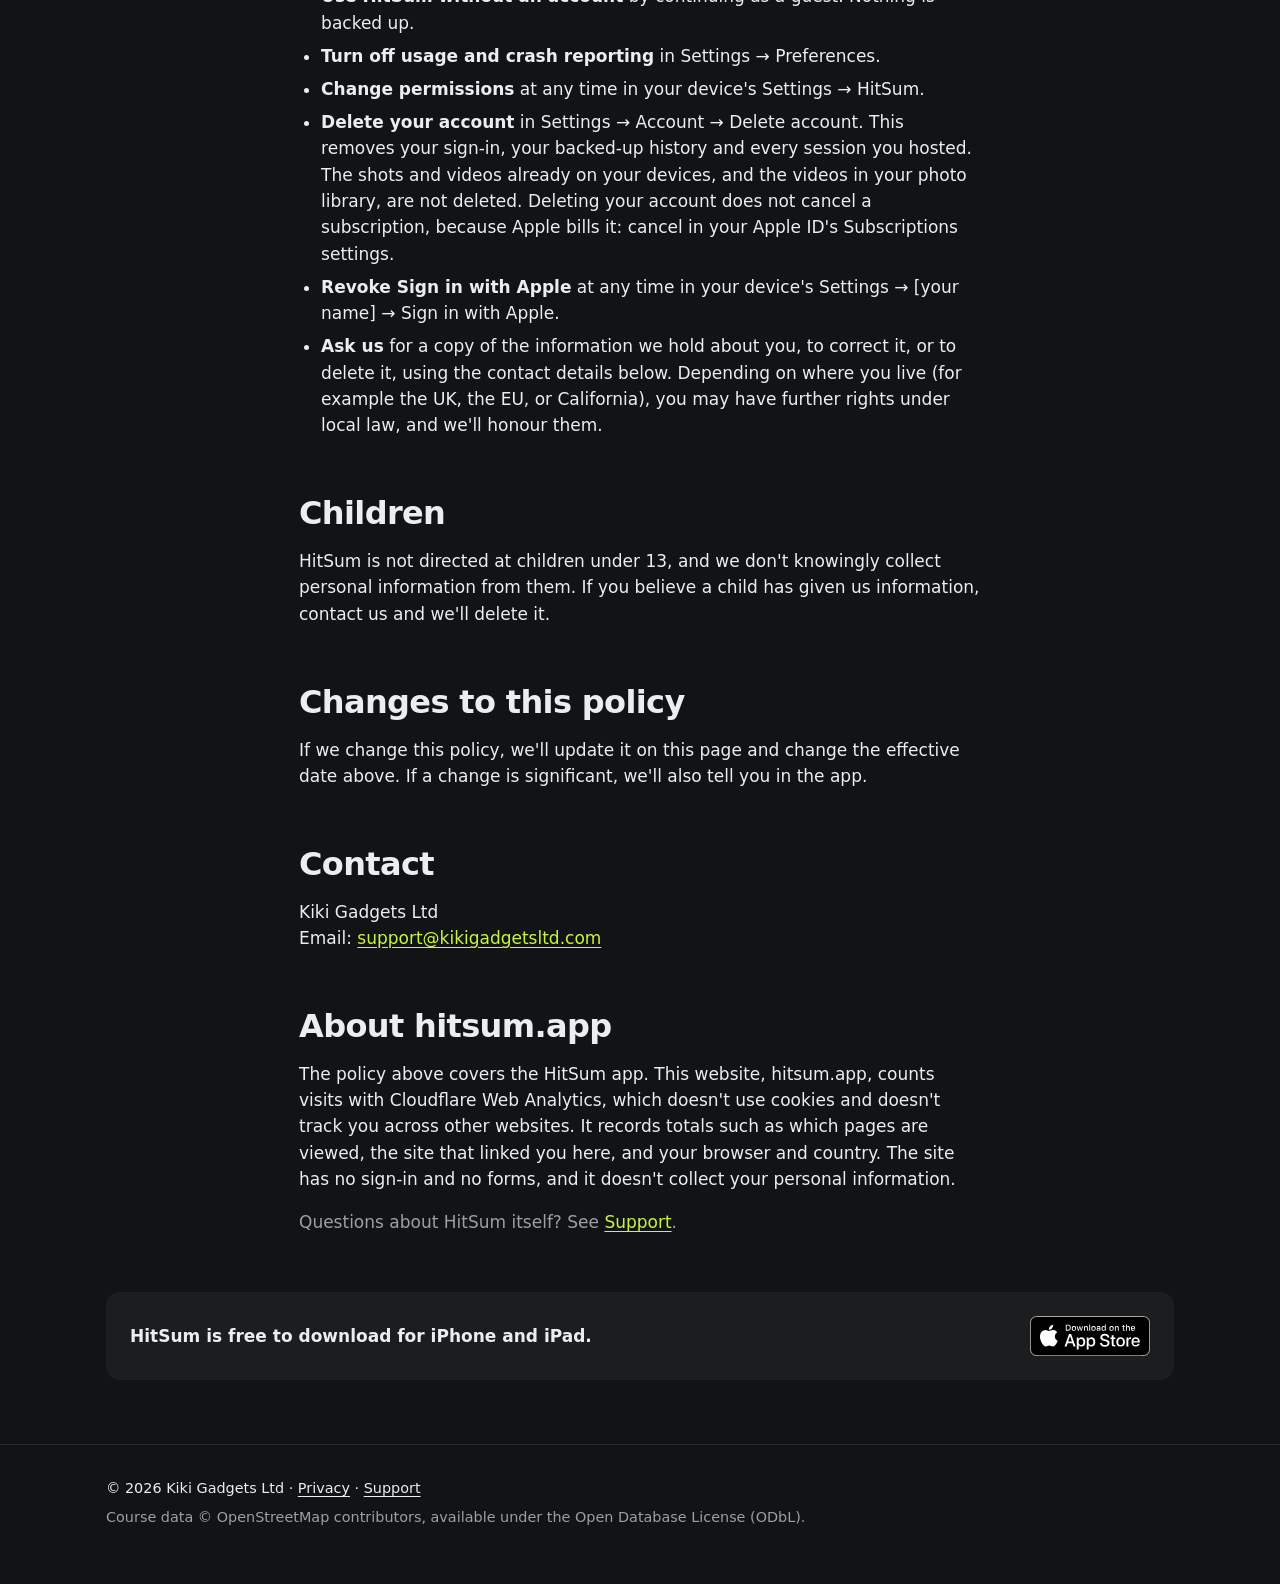
<file: privacy/index.html>
<!doctype html>
<html lang="en">
<head>
<meta charset="utf-8">
<meta name="apple-itunes-app" content="app-id=6813047446">
<meta name="viewport" content="width=device-width, initial-scale=1">
<title>Privacy Policy | HitSum</title>
<meta name="description" content="How HitSum handles your information: what stays on your device, what is collected, who processes it, and your choices.">
<link rel="canonical" href="https://hitsum.app/privacy/">
<meta property="og:type" content="website">
<meta property="og:site_name" content="HitSum">
<meta property="og:title" content="HitSum Privacy Policy">
<meta property="og:description" content="How HitSum handles your information and the choices you have.">
<meta property="og:image" content="https://hitsum.app/assets/img/og.png">
<meta property="og:url" content="https://hitsum.app/privacy/">
<meta name="twitter:card" content="summary_large_image">
<meta name="theme-color" content="#121315">
<link rel="icon" type="image/png" sizes="96x96" href="/assets/img/favicon-96.png">
<link rel="icon" type="image/png" sizes="32x32" href="/assets/img/favicon-32.png">
<link rel="apple-touch-icon" href="/assets/img/icon-180.png">
<link rel="stylesheet" href="/style.css">
<!-- Cloudflare Web Analytics -->
<script type="module" src="https://static.cloudflareinsights.com/beacon.min.js" data-cf-beacon='{"token": "250723533f0d4c768547b3042f52fd99"}'></script>
</head>
<body>
<header class="site-header"><div class="wrap nav">
  <a href="/" class="brand"><img src="/assets/img/wordmark.svg" alt="HitSum" width="117" height="40"></a>
  <nav aria-label="Main"><a href="/setup/">Setup</a><a href="/support/">Support</a></nav>
</div></header>

<main class="wrap prose">
  <!-- POLICY:BEGIN generated by tools/build_privacy.py from golftrace/docs/legal/privacy.md -->
  <h1>HitSum Privacy Policy</h1>
  <p><strong>Effective date:</strong> November 16, 2026</p>
  <p>HitSum is a golf app published by <strong>Kiki Gadgets Ltd</strong> ("we", "us"). This policy explains what information HitSum collects, why, who handles it, and the choices you have. We keep collection to what the app needs to work.</p>

  <h2>The short version</h2>
  <ul>
    <li>You can use HitSum without an account. Signing in with Apple is optional.</li>
    <li>As a guest, your swing videos, shots and history stay on your device.</li>
    <li>If you sign in, your shot history is backed up to your account so it comes back on a new device. Your swing videos are never uploaded. They stay in your photo library.</li>
    <li>If you host a shared session, its code and shot numbers are stored online so your friends can watch.</li>
    <li>If you connect HitSum to golf simulator software, your shots go straight to your own computer over your local network, not to us.</li>
    <li>Usage statistics and crash reports are on by default, and you can turn them off in Settings.</li>
    <li>We don't sell your information, and we don't use it for advertising.</li>
  </ul>

  <h2>Permissions HitSum asks for</h2>
  <p>HitSum asks iOS for these permissions, and only uses each one for the reason given:</p>
  <ul>
    <li><strong>Camera:</strong> to record your swing at high frame rate and find the ball.</li>
    <li><strong>Motion &amp; Fitness:</strong> to read your device's tilt and the air pressure while recording, so the camera angle and the air the ball flies through don't have to be guessed.</li>
    <li><strong>Photos (add only):</strong> to save a copy of each swing you record to your photo library.</li>
    <li><strong>Photos (full access, when you ask for it):</strong> to open swings you've already saved, and to find your swings' videos again on a new device.</li>
    <li><strong>Local Network (when you connect a simulator or an iPad):</strong> to send each shot to golf simulator software on your computer, or to HitSum on your iPad.</li>
  </ul>
  <p>You can change any of these at any time in your device's Settings → HitSum. HitSum does not use your location or your microphone.</p>

  <h2>Information that stays on your device</h2>
  <p>The swing videos HitSum records, and anything it reads from your photo library, are processed <strong>on your device</strong>. We never receive your videos or photos. They leave your device only when you export or share them yourself, for example by sending a traced video or a share card, or through your own iCloud Photos backup, which Apple handles under its own privacy policy.</p>
  <p>If you use HitSum as a guest, your shot measurements, session history and club analysis also stay only on your device. Spoken results are generated on your device.</p>

  <h2>Information we collect</h2>
  <p><strong>If you sign in with Apple (optional).</strong> We receive the account identifier Apple provides and, if you choose to share them, your name and email address (Apple may give us a private relay address instead of your real email). We use these only to operate your account. HitSum works fully as a guest without them.</p>
  <p><strong>Your shot history, when you're signed in.</strong> While you're signed in, HitSum backs up your history to your account so it appears on every device you sign in to and comes back if you reinstall. This includes:</p>
  <ul>
    <li>each launch monitor shot: ball speed, launch, direction, carry and similar numbers, the club, the time of the shot, and technical details of how it was measured, such as camera settings, the ball's tracked positions and air conditions;</li>
    <li>each traced swing's record: its trace and measurements, its date and length, and identifiers for its video in your photo library, so HitSum can find the video again on another device. The video itself is not uploaded.</li>
  </ul>
  <p>Shots and swings you recorded as a guest on a device are added to your account when you first sign in on it. When you delete a shot or swing, it's deleted from your account and your other devices too. Your app preferences are not backed up.</p>
  <p><strong>If you host a Join session.</strong> When you share a live session, we store the session code, the shots you hit during that session (the same kind of shot details listed above), and your account identifier, so people you give the code to can follow along. Joining someone else's session doesn't store anything about you.</p>
  <p><strong>Usage and crash data.</strong> Unless you turn it off (Settings → Preferences → Share usage and crash reports), HitSum sends:</p>
  <ul>
    <li>anonymous usage statistics, such as which screens are opened and whether shots were measured successfully, through Firebase Analytics. These are not linked to your identity.</li>
    <li>crash reports, through Firebase Crashlytics, so we can fix problems. If you're signed in when a crash happens, the report includes your account identifier.</li>
  </ul>
  <p><strong>Purchases.</strong> If you subscribe to HitSum Premium, Apple processes your payment. We never see your card or payment details. Apple and our subscription service, RevenueCat, record your purchase and subscription status so the app knows what you've unlocked. RevenueCat uses an anonymous identifier until you sign in, and your account identifier after that.</p>

  <h2>Golf simulator connection</h2>
  <p>If you turn on a simulator connection, HitSum sends each shot's numbers (such as ball speed, launch, direction, spin and club) directly to the simulator software at the address you choose on your local network. This data goes from your device to your computer and never passes through our servers. What the simulator software does with it is covered by that software's own privacy terms.</p>
  <p>If you play a course on HitSum on your iPad with your phone as the launch monitor, the phone sends each shot to the iPad the same way, directly over your local network.</p>

  <h2>Courses</h2>
  <p>Courses you download in HitSum come from our file storage at Google Firebase. Downloading a course doesn't send your account or any of your shots, and the course files are the same for everyone. They are built from public map and elevation data (OpenStreetMap contributors, USGS and USDA).</p>

  <h2>How we use information</h2>
  <p>We use it only to:</p>
  <ul>
    <li>provide HitSum's features, including sign-in, history backup and sync, shared sessions and Premium;</li>
    <li>understand how the app is used and fix crashes;</li>
    <li>answer you when you contact us.</li>
  </ul>
  <p>We don't sell your information, share it with advertisers, or use it to track you across other apps or websites.</p>

  <h2>Service providers</h2>
  <p>These companies process data on our behalf, under their own privacy terms:</p>
  <table>
    <thead><tr><th>Provider</th><th>What for</th></tr></thead>
    <tbody>
      <tr><td>Apple</td><td>Sign in with Apple, App Store payments and subscriptions</td></tr>
      <tr><td>Google Firebase (Authentication, Firestore, Cloud Storage, Analytics, Crashlytics)</td><td>Accounts, history backup and sync, shared sessions, course downloads, usage statistics, crash reports</td></tr>
      <tr><td>RevenueCat</td><td>Checking and managing your subscription status</td></tr>
    </tbody>
  </table>
  <p>These providers may store and process data in the United States and other countries.</p>

  <h2>How long we keep information</h2>
  <ul>
    <li><strong>Account, backed-up history and hosted sessions:</strong> until you delete them or delete your account.</li>
    <li><strong>Crash reports and usage statistics:</strong> kept by Firebase for a limited period under its retention settings. Usage statistics are not linked to you.</li>
    <li><strong>Purchase records:</strong> kept by Apple and RevenueCat as needed for billing, refunds, accounting and legal requirements.</li>
    <li><strong>Data on your device:</strong> stays until you delete it or remove the app.</li>
  </ul>

  <h2>Your choices and rights</h2>
  <ul>
    <li><strong>Use HitSum without an account</strong> by continuing as a guest. Nothing is backed up.</li>
    <li><strong>Turn off usage and crash reporting</strong> in Settings → Preferences.</li>
    <li><strong>Change permissions</strong> at any time in your device's Settings → HitSum.</li>
    <li><strong>Delete your account</strong> in Settings → Account → Delete account. This removes your sign-in, your backed-up history and every session you hosted. The shots and videos already on your devices, and the videos in your photo library, are not deleted. Deleting your account does not cancel a subscription, because Apple bills it: cancel in your Apple ID's Subscriptions settings.</li>
    <li><strong>Revoke Sign in with Apple</strong> at any time in your device's Settings → [your name] → Sign in with Apple.</li>
    <li><strong>Ask us</strong> for a copy of the information we hold about you, to correct it, or to delete it, using the contact details below. Depending on where you live (for example the UK, the EU, or California), you may have further rights under local law, and we'll honour them.</li>
  </ul>

  <h2>Children</h2>
  <p>HitSum is not directed at children under 13, and we don't knowingly collect personal information from them. If you believe a child has given us information, contact us and we'll delete it.</p>

  <h2>Changes to this policy</h2>
  <p>If we change this policy, we'll update it on this page and change the effective date above. If a change is significant, we'll also tell you in the app.</p>

  <h2>Contact</h2>
  <p>Kiki Gadgets Ltd<br>
  Email: <a href="mailto:support@kikigadgetsltd.com">support@kikigadgetsltd.com</a></p>
  <!-- POLICY:END -->

  <h2 id="about-this-website">About hitsum.app</h2>
  <p>The policy above covers the HitSum app. This website, hitsum.app, counts visits with Cloudflare Web Analytics, which doesn't use cookies and doesn't track you across other websites. It records totals such as which pages are viewed, the site that linked you here, and your browser and country. The site has no sign-in and no forms, and it doesn't collect your personal information.</p>

  <p class="muted">Questions about HitSum itself? See <a href="/support/">Support</a>.</p>
</main>

<aside class="cta-band" aria-label="Get HitSum"><div class="wrap"><div class="card">
  <p>HitSum is free to download for iPhone and iPad.</p>
  <!-- CTA:BEGIN -->
  <a href="https://apps.apple.com/app/id6813047446"><img src="/assets/badges/app-store-badge.svg" alt="Download on the App Store" width="120" height="40"></a>
  <!-- CTA:END -->
</div></div></aside>

<footer class="site-footer"><div class="wrap">
  <p>© 2026 Kiki Gadgets Ltd · <a href="/privacy/">Privacy</a> · <a href="/support/">Support</a></p>
  <p class="muted">Course data © OpenStreetMap contributors, available under the Open Database License (ODbL).</p>
</div></footer>
</body>
</html>
</file>
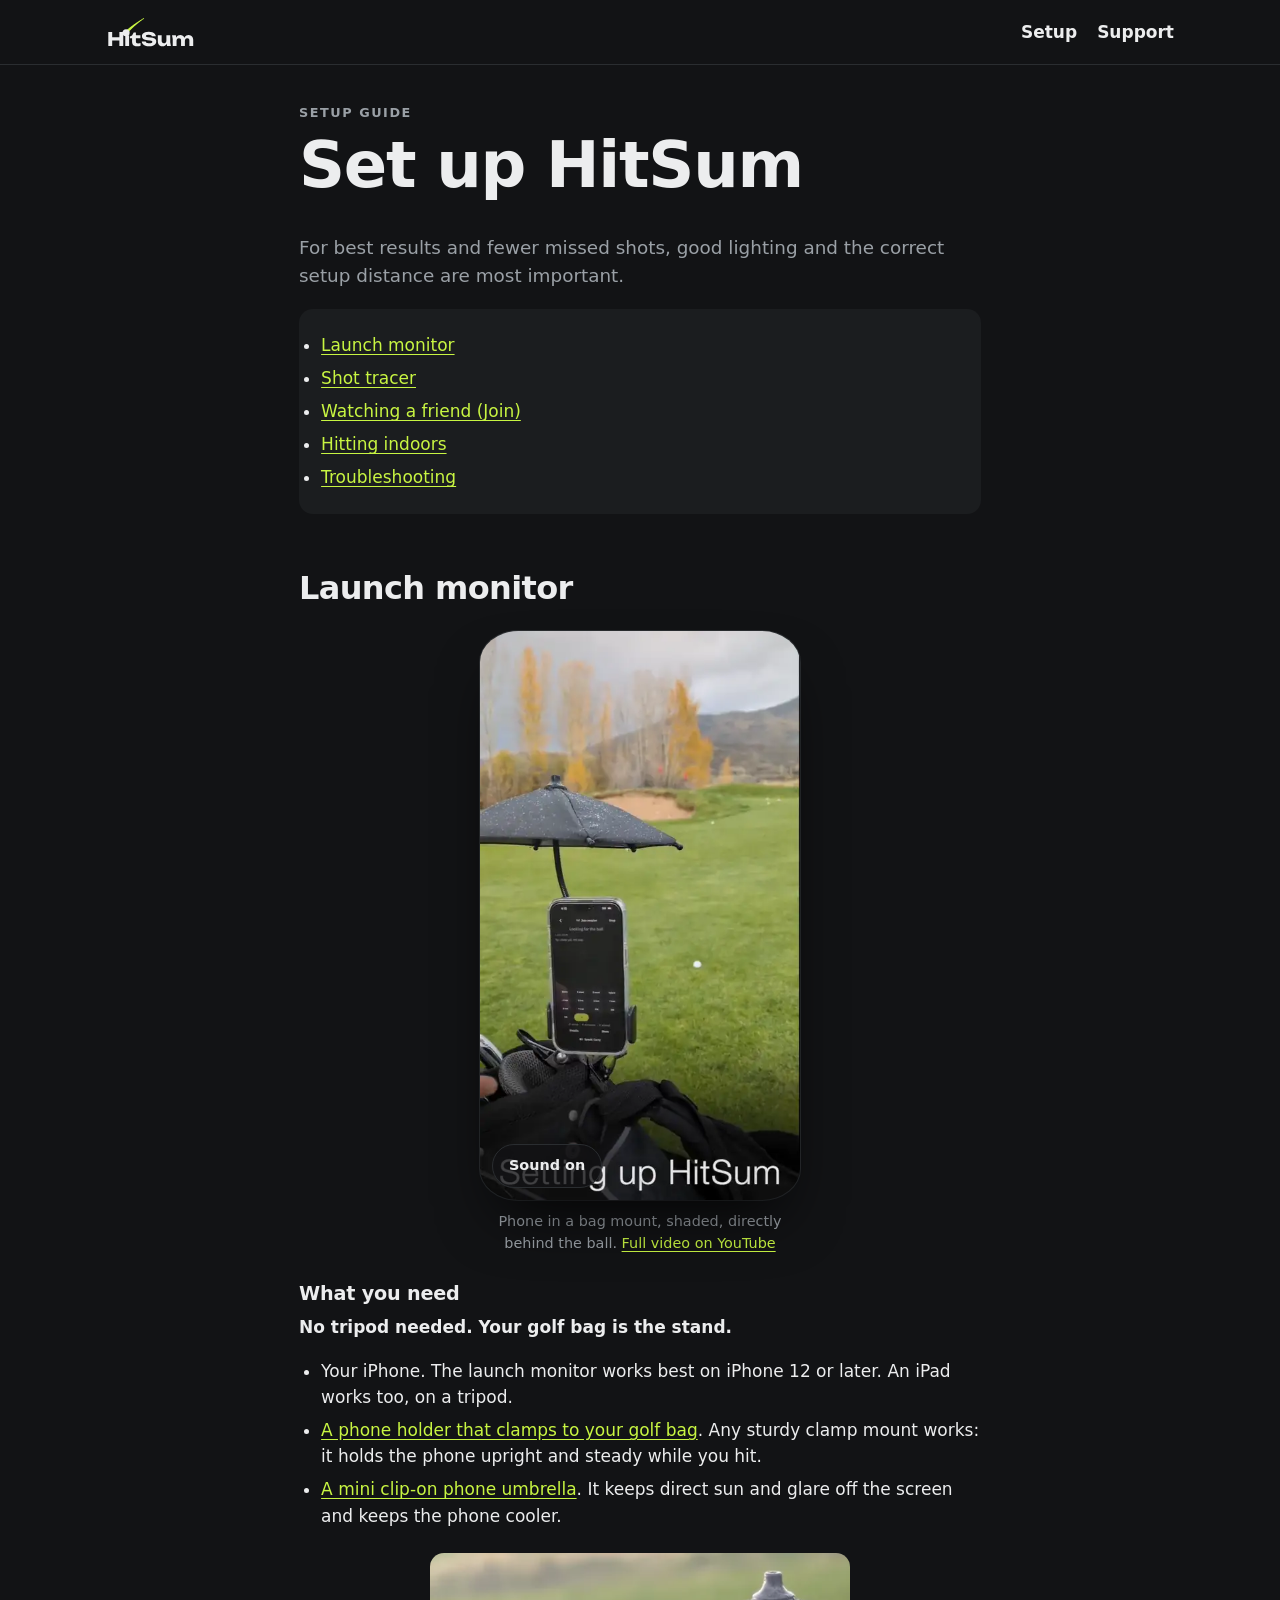
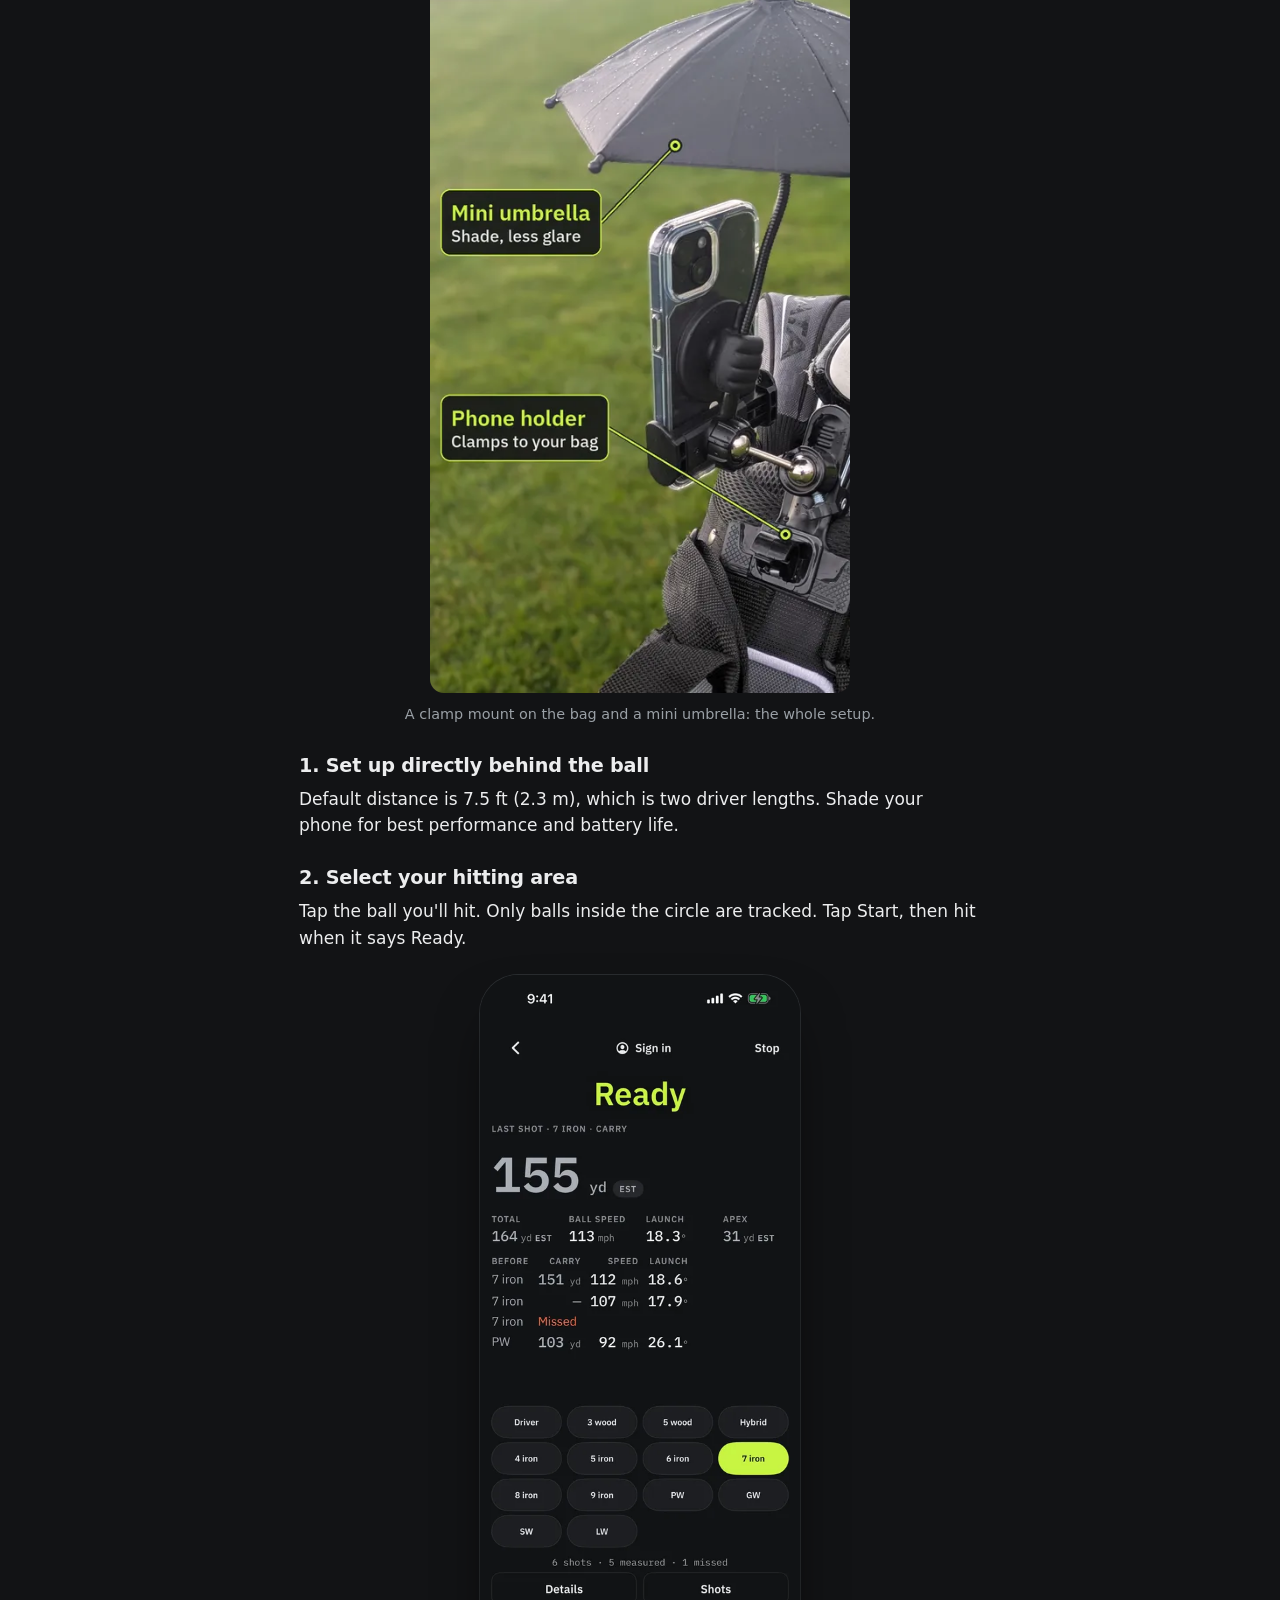
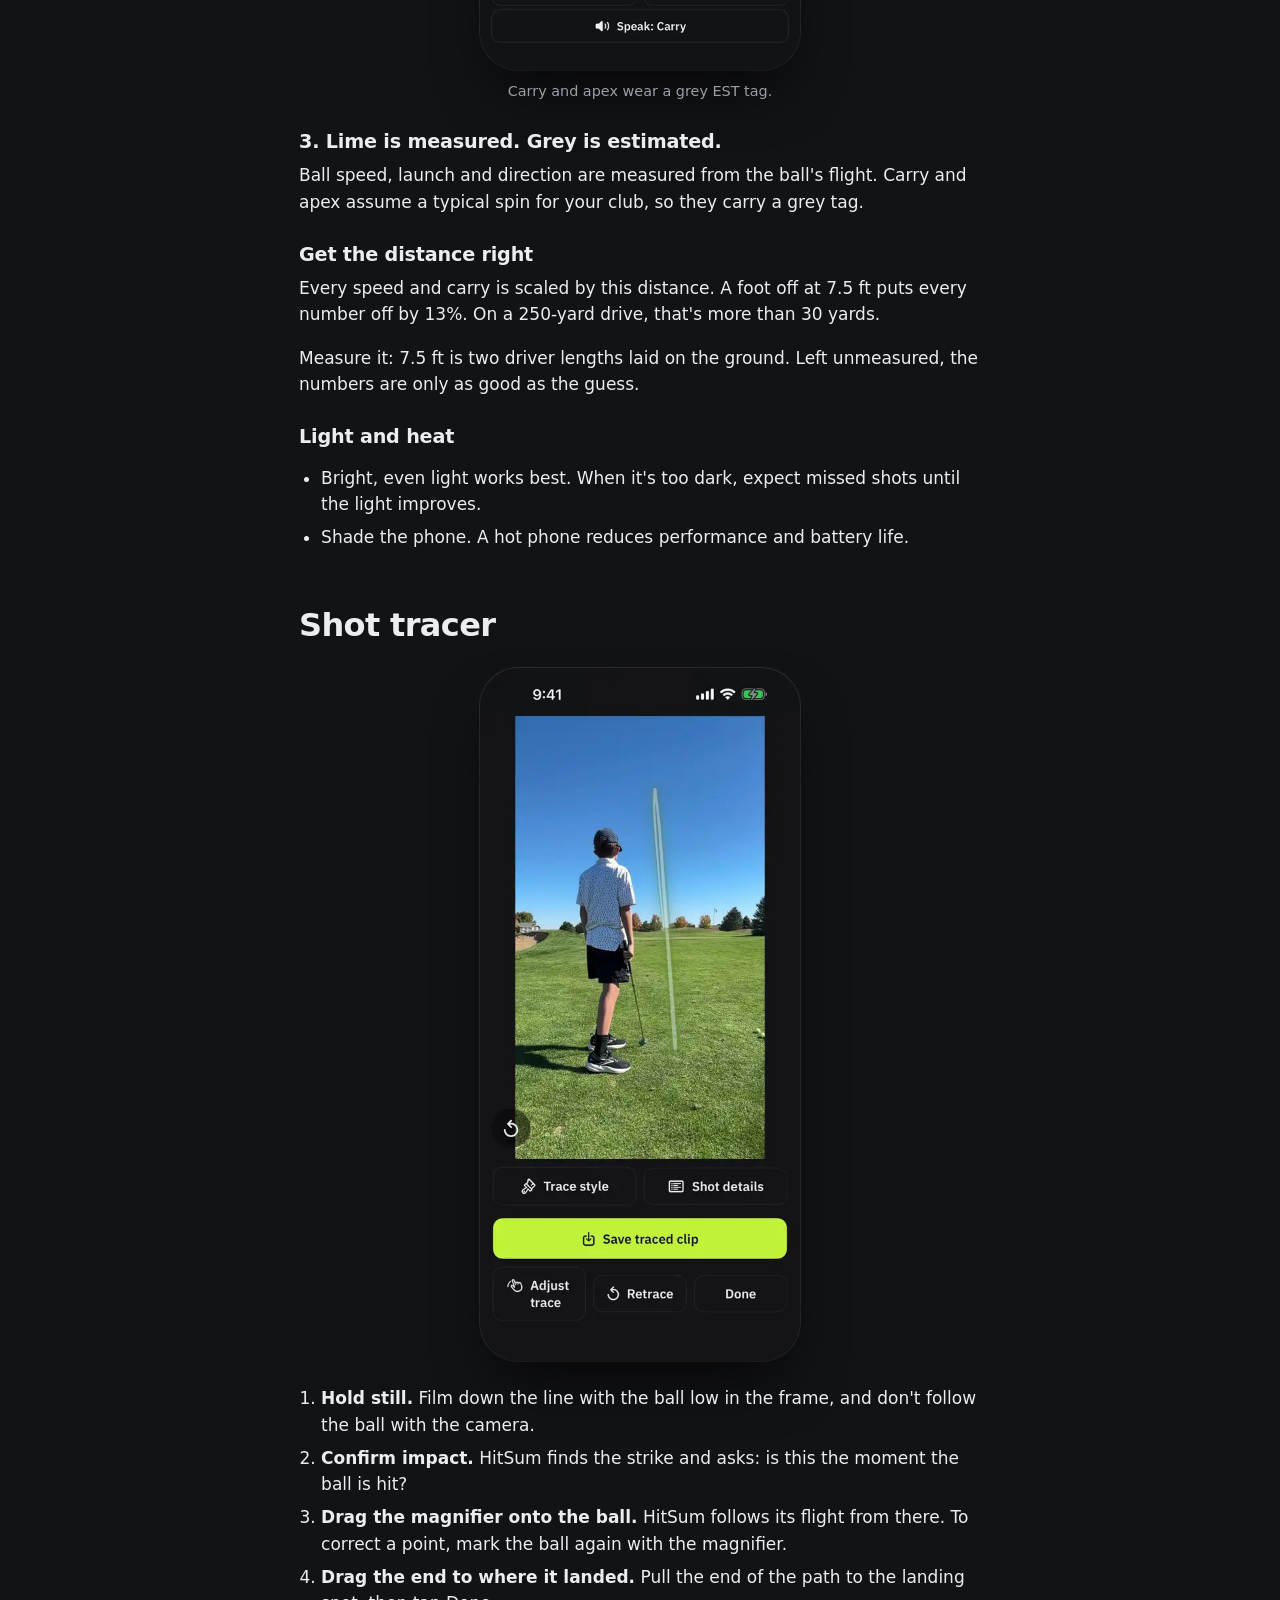
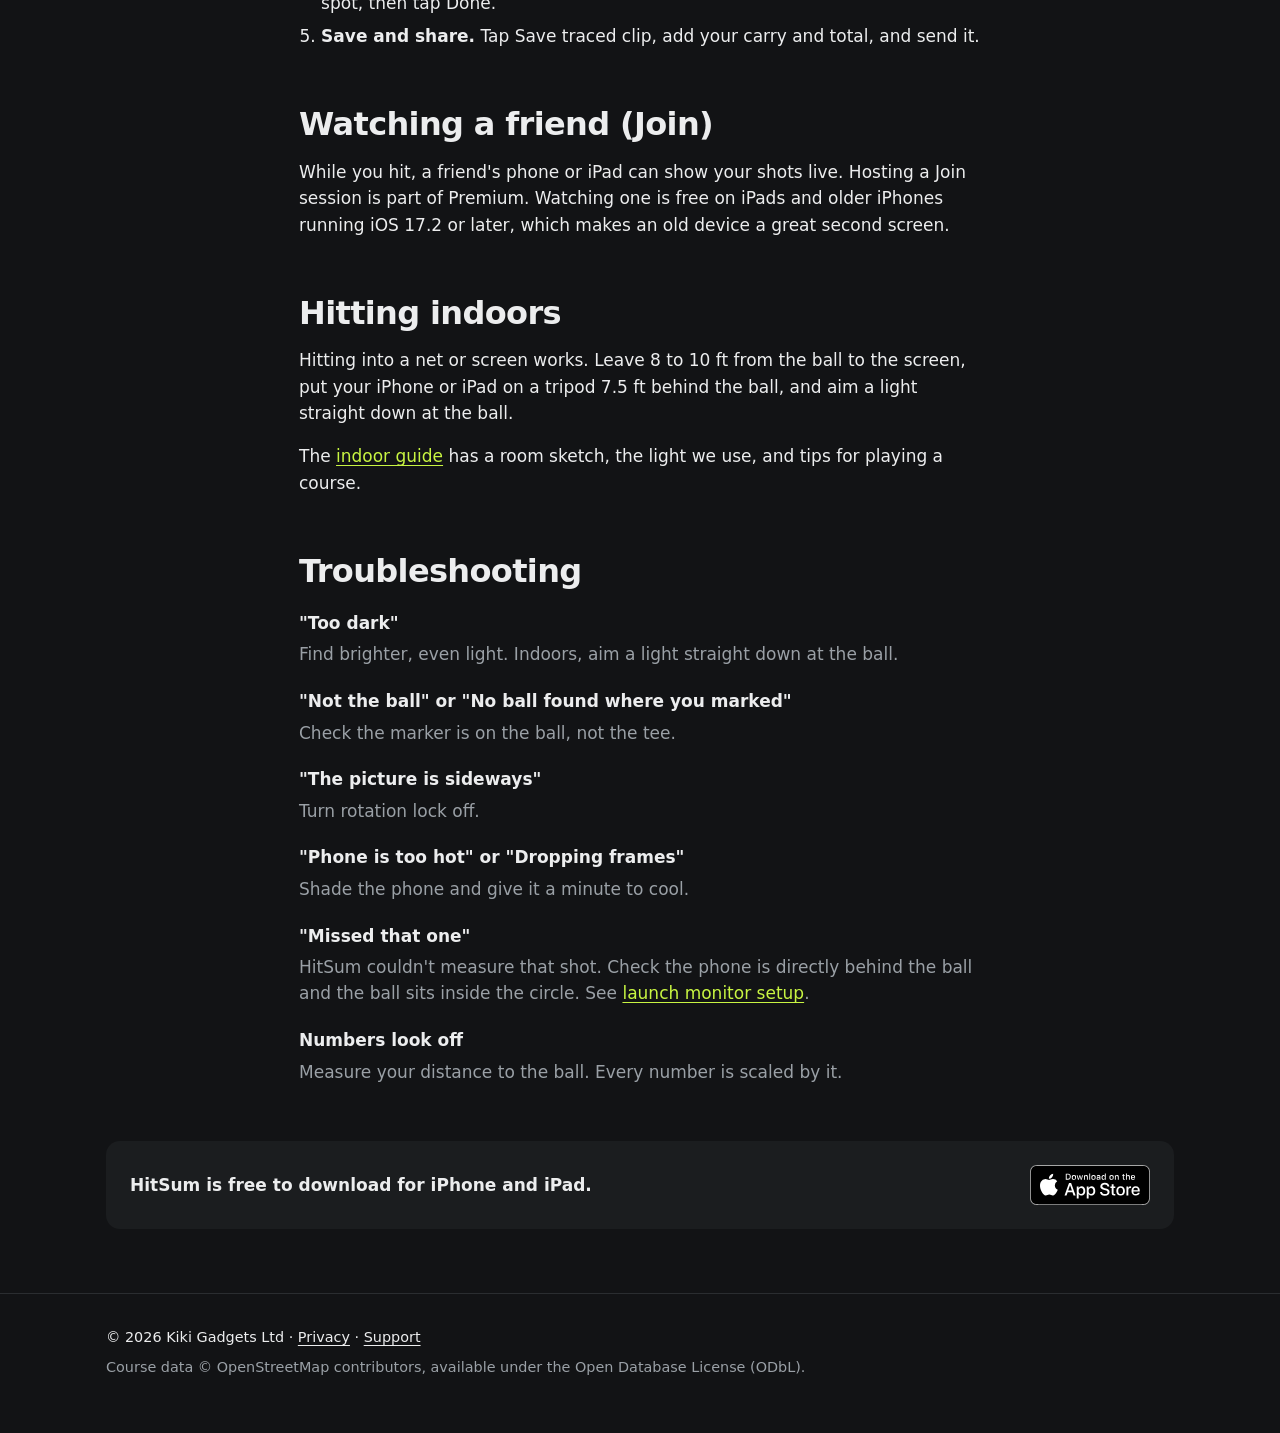
<file: setup/index.html>
<!doctype html>
<html lang="en">
<head>
<meta charset="utf-8">
<meta name="apple-itunes-app" content="app-id=6813047446">
<meta name="viewport" content="width=device-width, initial-scale=1">
<title>Set up HitSum | HitSum</title>
<meta name="description" content="Where to put your iPhone, how far from the ball, and how to get clean readings from the HitSum launch monitor and shot tracer.">
<link rel="canonical" href="https://hitsum.app/setup/">
<meta property="og:type" content="article">
<meta property="og:site_name" content="HitSum">
<meta property="og:title" content="Set up HitSum">
<meta property="og:description" content="Where to put your iPhone and how to get clean readings from the HitSum launch monitor.">
<meta property="og:image" content="https://hitsum.app/assets/img/og.png">
<meta property="og:url" content="https://hitsum.app/setup/">
<meta name="twitter:card" content="summary_large_image">
<meta name="theme-color" content="#121315">
<link rel="icon" type="image/png" sizes="96x96" href="/assets/img/favicon-96.png">
<link rel="icon" type="image/png" sizes="32x32" href="/assets/img/favicon-32.png">
<link rel="apple-touch-icon" href="/assets/img/icon-180.png">
<link rel="stylesheet" href="/style.css">
<script src="/assets/js/motion.js" defer></script>
<!-- Cloudflare Web Analytics -->
<script type="module" src="https://static.cloudflareinsights.com/beacon.min.js" data-cf-beacon='{"token": "250723533f0d4c768547b3042f52fd99"}'></script>
</head>
<body>
<header class="site-header"><div class="wrap nav">
  <a href="/" class="brand"><img src="/assets/img/wordmark.svg" alt="HitSum" width="117" height="40"></a>
  <nav aria-label="Main"><a href="/setup/">Setup</a><a href="/support/">Support</a></nav>
</div></header>

<main class="wrap prose">
  <p class="eyebrow">Setup guide</p>
  <h1>Set up HitSum</h1>
  <p class="lede">For best results and fewer missed shots, good lighting and the correct setup distance are most important.</p>

  <ul class="toc">
    <li><a href="#launch-monitor">Launch monitor</a></li>
    <li><a href="#shot-tracer">Shot tracer</a></li>
    <li><a href="#join">Watching a friend (Join)</a></li>
    <li><a href="/indoor/">Hitting indoors</a></li>
    <li><a href="#troubleshooting">Troubleshooting</a></li>
  </ul>

  <section id="launch-monitor">
    <h2>Launch monitor</h2>
    <figure class="video-frame">
      <div class="clip-box">
        <video class="phone clip" data-sound muted loop playsinline preload="none" width="608" height="1080"
          poster="/assets/video/setup-loop.webp"
          aria-label="Setting up HitSum: the phone goes in a shaded bag mount behind the ball, the app says Ready, then a swing and the carry appears">
          <source src="/assets/video/setup-loop.mp4" type="video/mp4">
        </video>
        <button type="button" class="sound-toggle" hidden>Sound on</button>
      </div>
      <figcaption>Phone in a bag mount, shaded, directly behind the ball. <a href="https://www.youtube.com/shorts/DiPGG06o8gQ">Full video on YouTube</a></figcaption>
    </figure>

    <h3 id="what-you-need">What you need</h3>
    <p><strong>No tripod needed. Your golf bag is the stand.</strong></p>
    <ul>
      <li>Your iPhone. The launch monitor works best on iPhone 12 or later. An iPad works too, on a tripod.</li>
      <li><a href="https://www.amazon.com/s?k=golf+bag+phone+holder" target="_blank" rel="noopener">A phone holder that clamps to your golf bag</a>. Any sturdy clamp mount works: it holds the phone upright and steady while you hit.</li>
      <li><a href="https://www.amazon.com/s?k=mini+phone+umbrella+clip" target="_blank" rel="noopener">A mini clip-on phone umbrella</a>. It keeps direct sun and glare off the screen and keeps the phone cooler.</li>
    </ul>

    <!-- TutorialArt slot: securedPhone -->
    <figure id="photo-securedPhone">
      <picture>
        <source type="image/webp" srcset="/assets/img/kit-480.webp 480w, /assets/img/kit-960.webp 960w" sizes="(min-width: 768px) 420px, 90vw">
        <img class="kit-photo" src="/assets/img/kit-960.jpg" width="960" height="1693" loading="lazy"
          alt="An iPhone held upright by a phone holder clamped to the top of a golf bag, with a mini umbrella clipped above it. Labels: Mini umbrella, shade, less glare. Phone holder, clamps to your bag.">
      </picture>
      <figcaption>A clamp mount on the bag and a mini umbrella: the whole setup.</figcaption>
    </figure>
    <h3>1. Set up directly behind the ball</h3>
    <p>Default distance is 7.5 ft (2.3 m), which is two driver lengths. Shade your phone for best performance and battery life.</p>

    <!-- TutorialArt slot: tapTheBall -->
    <figure id="photo-tapTheBall">
      <div class="photo-slot">Photo coming soon: tapping the ball on screen.</div>
    </figure>
    <h3>2. Select your hitting area</h3>
    <p>Tap the ball you'll hit. Only balls inside the circle are tracked. Tap Start, then hit when it says Ready.</p>

    <!-- TutorialArt slot: measuredAndEstimated -->
    <figure id="photo-measuredAndEstimated">
      <picture>
        <source type="image/webp" srcset="/assets/img/shot-run-480.webp 480w, /assets/img/shot-run-960.webp 960w" sizes="(min-width: 768px) 320px, 80vw">
        <img class="phone" src="/assets/img/shot-run-960.png" width="960" height="2086" loading="lazy"
          alt="A shot result: ball speed and launch in white, carry and apex marked EST">
      </picture>
      <figcaption>Carry and apex wear a grey EST tag.</figcaption>
    </figure>
    <h3>3. Lime is measured. Grey is estimated.</h3>
    <p>Ball speed, launch and direction are measured from the ball's flight. Carry and apex assume a typical spin for your club, so they carry a grey tag.</p>

    <h3 id="distance">Get the distance right</h3>
    <p>Every speed and carry is scaled by this distance. A foot off at 7.5 ft puts every number off by 13%. On a 250-yard drive, that's more than 30 yards.</p>
    <p>Measure it: 7.5 ft is two driver lengths laid on the ground. Left unmeasured, the numbers are only as good as the guess.</p>

    <h3>Light and heat</h3>
    <ul>
      <li>Bright, even light works best. When it's too dark, expect missed shots until the light improves.</li>
      <li>Shade the phone. A hot phone reduces performance and battery life.</li>
    </ul>
  </section>

  <section id="shot-tracer">
    <h2>Shot tracer</h2>
    <figure>
      <video class="phone clip" muted loop playsinline preload="none" width="640" height="1386"
        poster="/assets/video/trace-steps.webp"
        aria-label="Tracing a shot in HitSum: confirm the moment of impact, drag the magnifier onto the ball, drag the path's end to where it landed, then the traced swing plays">
        <source src="/assets/video/trace-steps.mp4" type="video/mp4">
      </video>
    </figure>
    <ol>
      <li><strong>Hold still.</strong> Film down the line with the ball low in the frame, and don't follow the ball with the camera.</li>
      <li><strong>Confirm impact.</strong> HitSum finds the strike and asks: is this the moment the ball is hit?</li>
      <li><strong>Drag the magnifier onto the ball.</strong> HitSum follows its flight from there. To correct a point, mark the ball again with the magnifier.</li>
      <li><strong>Drag the end to where it landed.</strong> Pull the end of the path to the landing spot, then tap Done.</li>
      <li><strong>Save and share.</strong> Tap Save traced clip, add your carry and total, and send it.</li>
    </ol>
  </section>

  <section id="join">
    <h2>Watching a friend (Join)</h2>
    <p>While you hit, a friend's phone or iPad can show your shots live. Hosting a Join session is part of Premium. Watching one is free on iPads and older iPhones running iOS 17.2 or later, which makes an old device a great second screen.</p>
  </section>

  <section id="indoors">
    <h2>Hitting indoors</h2>
    <p>Hitting into a net or screen works. Leave 8 to 10 ft from the ball to the screen, put your iPhone or iPad on a tripod 7.5 ft behind the ball, and aim a light straight down at the ball.</p>
    <p>The <a href="/indoor/">indoor guide</a> has a room sketch, the light we use, and tips for playing a course.</p>
  </section>

  <section id="troubleshooting">
    <h2>Troubleshooting</h2>
    <dl>
      <dt>"Too dark"</dt>
      <dd>Find brighter, even light. Indoors, aim a light straight down at the ball.</dd>
      <dt>"Not the ball" or "No ball found where you marked"</dt>
      <dd>Check the marker is on the ball, not the tee.</dd>
      <dt>"The picture is sideways"</dt>
      <dd>Turn rotation lock off.</dd>
      <dt>"Phone is too hot" or "Dropping frames"</dt>
      <dd>Shade the phone and give it a minute to cool.</dd>
      <dt>"Missed that one"</dt>
      <dd>HitSum couldn't measure that shot. Check the phone is directly behind the ball and the ball sits inside the circle. See <a href="#launch-monitor">launch monitor setup</a>.</dd>
      <dt>Numbers look off</dt>
      <dd>Measure your distance to the ball. Every number is scaled by it.</dd>
    </dl>
  </section>
</main>

<aside class="cta-band" aria-label="Get HitSum"><div class="wrap"><div class="card">
  <p>HitSum is free to download for iPhone and iPad.</p>
  <!-- CTA:BEGIN -->
  <a href="https://apps.apple.com/app/id6813047446"><img src="/assets/badges/app-store-badge.svg" alt="Download on the App Store" width="120" height="40"></a>
  <!-- CTA:END -->
</div></div></aside>

<footer class="site-footer"><div class="wrap">
  <p>© 2026 Kiki Gadgets Ltd · <a href="/privacy/">Privacy</a> · <a href="/support/">Support</a></p>
  <p class="muted">Course data © OpenStreetMap contributors, available under the Open Database License (ODbL).</p>
</div></footer>
</body>
</html>
</file>
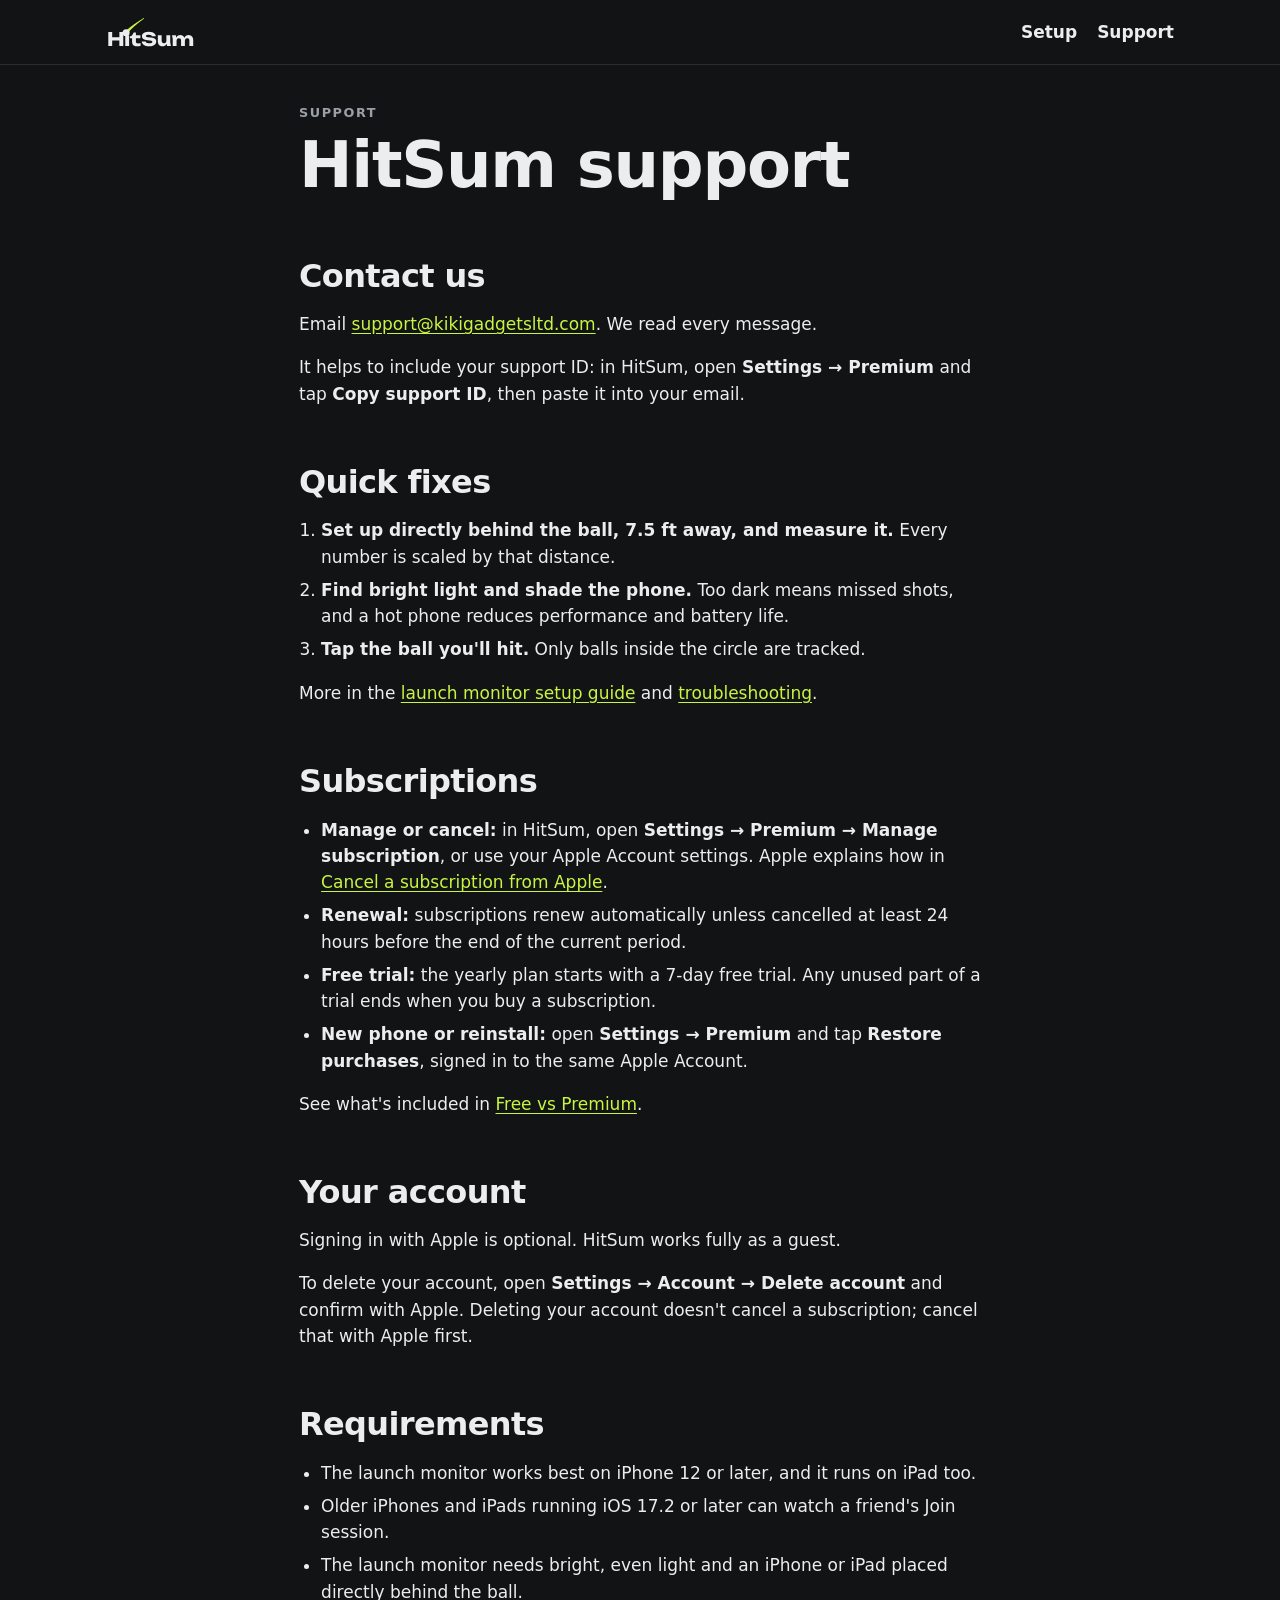
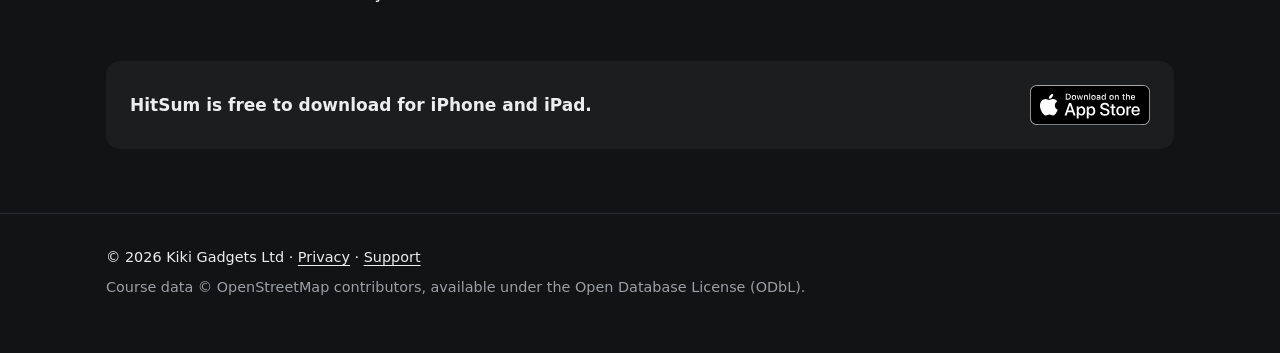
<file: support/index.html>
<!doctype html>
<html lang="en">
<head>
<meta charset="utf-8">
<meta name="apple-itunes-app" content="app-id=6813047446">
<meta name="viewport" content="width=device-width, initial-scale=1">
<title>Support | HitSum</title>
<meta name="description" content="Get help with HitSum: contact support, fix common setup problems, and manage or restore your Premium subscription.">
<link rel="canonical" href="https://hitsum.app/support/">
<meta property="og:type" content="website">
<meta property="og:site_name" content="HitSum">
<meta property="og:title" content="HitSum support">
<meta property="og:description" content="Contact support, fix common setup problems, and manage your HitSum subscription.">
<meta property="og:image" content="https://hitsum.app/assets/img/og.png">
<meta property="og:url" content="https://hitsum.app/support/">
<meta name="twitter:card" content="summary_large_image">
<meta name="theme-color" content="#121315">
<link rel="icon" type="image/png" sizes="96x96" href="/assets/img/favicon-96.png">
<link rel="icon" type="image/png" sizes="32x32" href="/assets/img/favicon-32.png">
<link rel="apple-touch-icon" href="/assets/img/icon-180.png">
<link rel="stylesheet" href="/style.css">
<!-- Cloudflare Web Analytics -->
<script type="module" src="https://static.cloudflareinsights.com/beacon.min.js" data-cf-beacon='{"token": "250723533f0d4c768547b3042f52fd99"}'></script>
</head>
<body>
<header class="site-header"><div class="wrap nav">
  <a href="/" class="brand"><img src="/assets/img/wordmark.svg" alt="HitSum" width="117" height="40"></a>
  <nav aria-label="Main"><a href="/setup/">Setup</a><a href="/support/">Support</a></nav>
</div></header>

<main class="wrap prose">
  <p class="eyebrow">Support</p>
  <h1>HitSum support</h1>

  <section id="contact">
    <h2>Contact us</h2>
    <p>Email <a href="mailto:support@kikigadgetsltd.com">support@kikigadgetsltd.com</a>. We read every message.</p>
    <p>It helps to include your support ID: in HitSum, open <strong>Settings → Premium</strong> and tap <strong>Copy support ID</strong>, then paste it into your email.</p>
  </section>

  <section id="quick-fixes">
    <h2>Quick fixes</h2>
    <ol>
      <li><strong>Set up directly behind the ball, 7.5 ft away, and measure it.</strong> Every number is scaled by that distance.</li>
      <li><strong>Find bright light and shade the phone.</strong> Too dark means missed shots, and a hot phone reduces performance and battery life.</li>
      <li><strong>Tap the ball you'll hit.</strong> Only balls inside the circle are tracked.</li>
    </ol>
    <p>More in the <a href="/setup/#launch-monitor">launch monitor setup guide</a> and <a href="/setup/#troubleshooting">troubleshooting</a>.</p>
  </section>

  <section id="subscriptions">
    <h2>Subscriptions</h2>
    <ul>
      <li><strong>Manage or cancel:</strong> in HitSum, open <strong>Settings → Premium → Manage subscription</strong>, or use your Apple Account settings. Apple explains how in <a href="https://support.apple.com/en-us/118428">Cancel a subscription from Apple</a>.</li>
      <li><strong>Renewal:</strong> subscriptions renew automatically unless cancelled at least 24 hours before the end of the current period.</li>
      <li><strong>Free trial:</strong> the yearly plan starts with a 7-day free trial. Any unused part of a trial ends when you buy a subscription.</li>
      <li><strong>New phone or reinstall:</strong> open <strong>Settings → Premium</strong> and tap <strong>Restore purchases</strong>, signed in to the same Apple Account.</li>
    </ul>
    <p>See what's included in <a href="/#free-premium">Free vs Premium</a>.</p>
  </section>

  <section id="account">
    <h2>Your account</h2>
    <p>Signing in with Apple is optional. HitSum works fully as a guest.</p>
    <p>To delete your account, open <strong>Settings → Account → Delete account</strong> and confirm with Apple. Deleting your account doesn't cancel a subscription; cancel that with Apple first.</p>
  </section>

  <section id="requirements">
    <h2>Requirements</h2>
    <ul>
      <li>The launch monitor works best on iPhone 12 or later, and it runs on iPad too.</li>
      <li>Older iPhones and iPads running iOS 17.2 or later can watch a friend's Join session.</li>
      <li>The launch monitor needs bright, even light and an iPhone or iPad placed directly behind the ball.</li>
    </ul>
  </section>
</main>

<aside class="cta-band" aria-label="Get HitSum"><div class="wrap"><div class="card">
  <p>HitSum is free to download for iPhone and iPad.</p>
  <!-- CTA:BEGIN -->
  <a href="https://apps.apple.com/app/id6813047446"><img src="/assets/badges/app-store-badge.svg" alt="Download on the App Store" width="120" height="40"></a>
  <!-- CTA:END -->
</div></div></aside>

<footer class="site-footer"><div class="wrap">
  <p>© 2026 Kiki Gadgets Ltd · <a href="/privacy/">Privacy</a> · <a href="/support/">Support</a></p>
  <p class="muted">Course data © OpenStreetMap contributors, available under the Open Database License (ODbL).</p>
</div></footer>
</body>
</html>
</file>
<file: style.css>
/* HitSum site. Dark only, like the app. Tokens match the app's palette. */
:root {
  --bg: #121315;
  --surface: #1b1d1f;
  --line: #2a2d30;
  --text: #ecedee;
  --text-muted: #9aa0a6;
  --lime: #c8f542;
  --ink-on-lime: #121315;
  --radius: 14px;
  --gutter: 16px;
  --sans: system-ui, -apple-system, "Segoe UI", Roboto, sans-serif;
  --mono: ui-monospace, "SF Mono", Menlo, monospace;
  color-scheme: dark;
}

*, *::before, *::after { box-sizing: border-box; }

html { -webkit-text-size-adjust: 100%; }

body {
  margin: 0;
  background: var(--bg);
  color: var(--text);
  font: 17px/1.55 var(--sans);
  overflow-wrap: break-word;
}

img { max-width: 100%; height: auto; display: block; }

a { color: var(--lime); text-underline-offset: 3px; }
a:hover { text-decoration-thickness: 2px; }
:focus-visible { outline: 3px solid var(--lime); outline-offset: 3px; border-radius: 4px; }

h1, h2, h3 { line-height: 1.12; letter-spacing: -0.02em; margin: 0 0 0.5em; overflow-wrap: anywhere; }
h1 { font-size: clamp(2.2rem, 7vw, 4rem); }
h2 { font-size: clamp(1.7rem, 4.5vw, 2.6rem); }
h3 { font-size: 1.2rem; letter-spacing: -0.01em; }
p { margin: 0 0 1em; }

.wrap { max-width: 1100px; margin: 0 auto; padding: 0 var(--gutter); }
.muted { color: var(--text-muted); }
.lime { color: var(--lime); }
.eyebrow {
  color: var(--text-muted); font: 600 0.8rem/1.2 var(--sans);
  letter-spacing: 0.12em; text-transform: uppercase; margin-bottom: 0.75em;
}

/* Header & footer */
.site-header { border-bottom: 1px solid var(--line); }
.nav { display: flex; align-items: center; justify-content: space-between; gap: 16px; min-height: 64px; }
.brand img { width: 88px; height: auto; }
.nav nav { display: flex; gap: 20px; }
.nav nav a { color: var(--text); text-decoration: none; font-weight: 600; }
.nav nav a:hover { color: var(--lime); }

.site-footer { border-top: 1px solid var(--line); margin-top: 64px; padding: 32px 0 48px; font-size: 0.9rem; }
.site-footer p { margin: 0 0 0.5em; }
.site-footer a { color: var(--text); }

/* Sections */
.section { padding: 56px 0; }
.section + .section { border-top: 1px solid var(--line); }
.lede { font-size: 1.15rem; color: var(--text-muted); max-width: 36em; }

/* Hero */
.hero { padding-block: 40px 56px; display: grid; gap: 40px; align-items: center; }
.hero .lede { font-size: clamp(1.1rem, 2.6vw, 1.35rem); }
@media (min-width: 768px) {
  .hero { grid-template-columns: 1.15fr 1fr; padding-block: 72px; }
}

/* CTA */
.cta { margin-top: 28px; }
.cta-pill {
  display: inline-block; background: var(--lime); color: var(--ink-on-lime);
  font-weight: 700; padding: 12px 22px; border-radius: 999px; white-space: nowrap;
}
.cta-note { color: var(--text-muted); font-size: 0.95rem; margin-top: 12px; }

/* Screenshots */
.phone {
  width: 100%; max-width: 320px; margin: 0 auto;
  border-radius: 12% / 5.5%; overflow: hidden;
  box-shadow: 0 30px 60px -20px rgba(0, 0, 0, 0.8), 0 0 0 1px var(--line);
}
.phones { display: flex; gap: 16px; justify-content: center; }
.phones .phone { max-width: 260px; }
.room-sketch { width: 100%; height: auto; border-radius: var(--radius); box-shadow: 0 0 0 1px var(--line); }
.screen {
  display: block; width: 100%; height: auto; max-width: 560px; margin: 0 auto;
  border-radius: 14px; overflow: hidden;
  box-shadow: 0 30px 60px -20px rgba(0, 0, 0, 0.8), 0 0 0 1px var(--line);
}

/* Feature rows */
.feature { display: grid; gap: 32px; align-items: center; padding: 40px 0; }
.feature p { color: var(--text-muted); }
@media (min-width: 768px) {
  .feature { grid-template-columns: 1fr 1fr; gap: 64px; }
  .feature--flip > :first-child { order: 2; }
}

/* Stats */
.stat { font-family: var(--mono); font-variant-numeric: tabular-nums; }
.stat-row { display: flex; flex-wrap: wrap; gap: 12px 32px; margin: 24px 0; }
.stat-row div { display: flex; flex-direction: column; }
.stat-row .label { color: var(--text-muted); font: 600 0.75rem/1.4 var(--sans); letter-spacing: 0.1em; text-transform: uppercase; }
.stat-row .value { font-size: 1.9rem; }
.stat-row .measured { color: var(--lime); }
.stat-row .estimated { color: var(--text-muted); }
.est {
  font: 700 0.7rem/1 var(--sans); letter-spacing: 0.08em; color: var(--text-muted);
  background: var(--surface); border: 1px solid var(--line); border-radius: 999px;
  padding: 4px 8px; vertical-align: middle;
}

/* Numbered steps */
.steps { list-style: none; padding: 0; margin: 24px 0; display: grid; gap: 16px; counter-reset: step; }
.steps li {
  counter-increment: step; background: var(--surface); border-radius: var(--radius);
  padding: 20px 20px 20px 68px; position: relative;
}
.steps li::before {
  content: counter(step); position: absolute; left: 20px; top: 18px;
  width: 32px; height: 32px; border-radius: 50%; background: var(--lime); color: var(--ink-on-lime);
  font: 700 1rem/32px var(--mono); text-align: center;
}
.steps strong { display: block; margin-bottom: 4px; }
.steps p { margin: 0; color: var(--text-muted); }
@media (min-width: 768px) { .steps { grid-template-columns: repeat(3, 1fr); } }

/* Two columns */
.split { display: grid; gap: 16px; }
@media (min-width: 768px) { .split { grid-template-columns: 1fr 1fr; } }
.card { background: var(--surface); border-radius: var(--radius); padding: 24px; }
.card--lime { box-shadow: inset 0 0 0 2px var(--lime); }
.card ul { margin: 0; padding-left: 1.2em; }
.card li { margin: 0.35em 0; }

/* FAQ */
.faq { display: grid; gap: 10px; margin-top: 24px; }
.faq details { background: var(--surface); border-radius: var(--radius); }
.faq summary {
  cursor: pointer; padding: 18px 48px 18px 20px; font-weight: 600; position: relative; list-style: none;
}
.faq summary::-webkit-details-marker { display: none; }
.faq summary::after {
  content: "+"; position: absolute; right: 20px; top: 50%; transform: translateY(-50%);
  color: var(--lime); font: 400 1.5rem/1 var(--mono);
}
.faq details[open] summary::after { content: "–"; }
.faq summary:focus-visible { outline-offset: -3px; border-radius: var(--radius); }
.faq details > p { padding: 0 20px 18px; margin: 0; color: var(--text-muted); }

/* Long-form pages */
.prose { max-width: 42em; padding-top: 40px; }
.prose h2 { margin-top: 1.8em; font-size: clamp(1.5rem, 4vw, 2rem); }
.prose h3 { margin-top: 1.5em; }
.prose ul, .prose ol { padding-left: 1.3em; }
.prose li { margin: 0.4em 0; }
.prose figure { margin: 24px 0; }
.prose figcaption { color: var(--text-muted); font-size: 0.9rem; margin-top: 10px; text-align: center; }
.prose dl { margin: 0; }
.prose dt { font-weight: 700; margin-top: 1.2em; }
.prose dd { margin: 0.3em 0 0; color: var(--text-muted); }
.toc { background: var(--surface); border-radius: var(--radius); padding: 16px 20px 16px 40px; }
/* Reserved for the in-app tutorial photos; hidden until a photo replaces it. */
.photo-slot { display: none; }
figure:has(> .photo-slot:only-child) { display: none; }
.nowrap { white-space: nowrap; }

/* Tables (privacy policy) */
.prose table { width: 100%; border-collapse: collapse; margin: 1em 0 1.5em; font-size: 0.95rem; display: block; overflow-x: auto; }
.prose th, .prose td { text-align: left; padding: 10px 12px; border-bottom: 1px solid var(--line); vertical-align: top; }
.prose th { color: var(--text-muted); font-weight: 600; }

/* Install band on inner pages */
.cta-band { margin-top: 56px; }

.cta-band .card { width: 100%; display: flex; flex-wrap: wrap; align-items: center; justify-content: space-between; gap: 16px; }
.cta-band p { margin: 0; font-weight: 600; }

/* Below 360px the pill is wider than the column: let it wrap. */
@media (max-width: 359px) {
  .cta-pill { white-space: normal; text-align: center; padding: 12px 18px; }
}

/* Setup video (vertical YouTube Short) */
.video-frame { margin: 0 auto; width: 100%; max-width: 320px; }
.video {
  display: block; width: 100%; height: auto; aspect-ratio: 9 / 16; border: 0;
  border-radius: 24px; background: var(--surface);
  box-shadow: 0 30px 60px -20px rgba(0, 0, 0, 0.8), 0 0 0 1px var(--line);
}
.setup-grid { display: grid; gap: 40px; align-items: center; }
@media (min-width: 768px) {
  .setup-grid { grid-template-columns: 320px 1fr; gap: 64px; }
  .steps.steps--stacked { grid-template-columns: 1fr; }
}

/* Preview clips use the .phone frame; videos need an explicit box. */
video.phone { display: block; height: auto; background: var(--surface); object-fit: cover; }
.phones .phone { min-width: 0; flex: 1 1 0; }

/* Sound button over the setup clip (shown by motion.js) */
.clip-box { position: relative; }
.sound-toggle {
  position: absolute; left: 12px; bottom: 12px; min-height: 44px; padding: 10px 16px;
  border: 1px solid var(--line); border-radius: 999px; cursor: pointer;
  background: rgba(18, 19, 21, 0.78); color: var(--text); font: 600 0.9rem/1 var(--sans);
}
.sound-toggle:hover { border-color: var(--lime); }
.prose figure.video-frame { margin-inline: auto; }

/* Annotated kit photo on the Setup page */
.kit-photo { width: 100%; max-width: 420px; margin: 0 auto; border-radius: var(--radius); }
</file>
